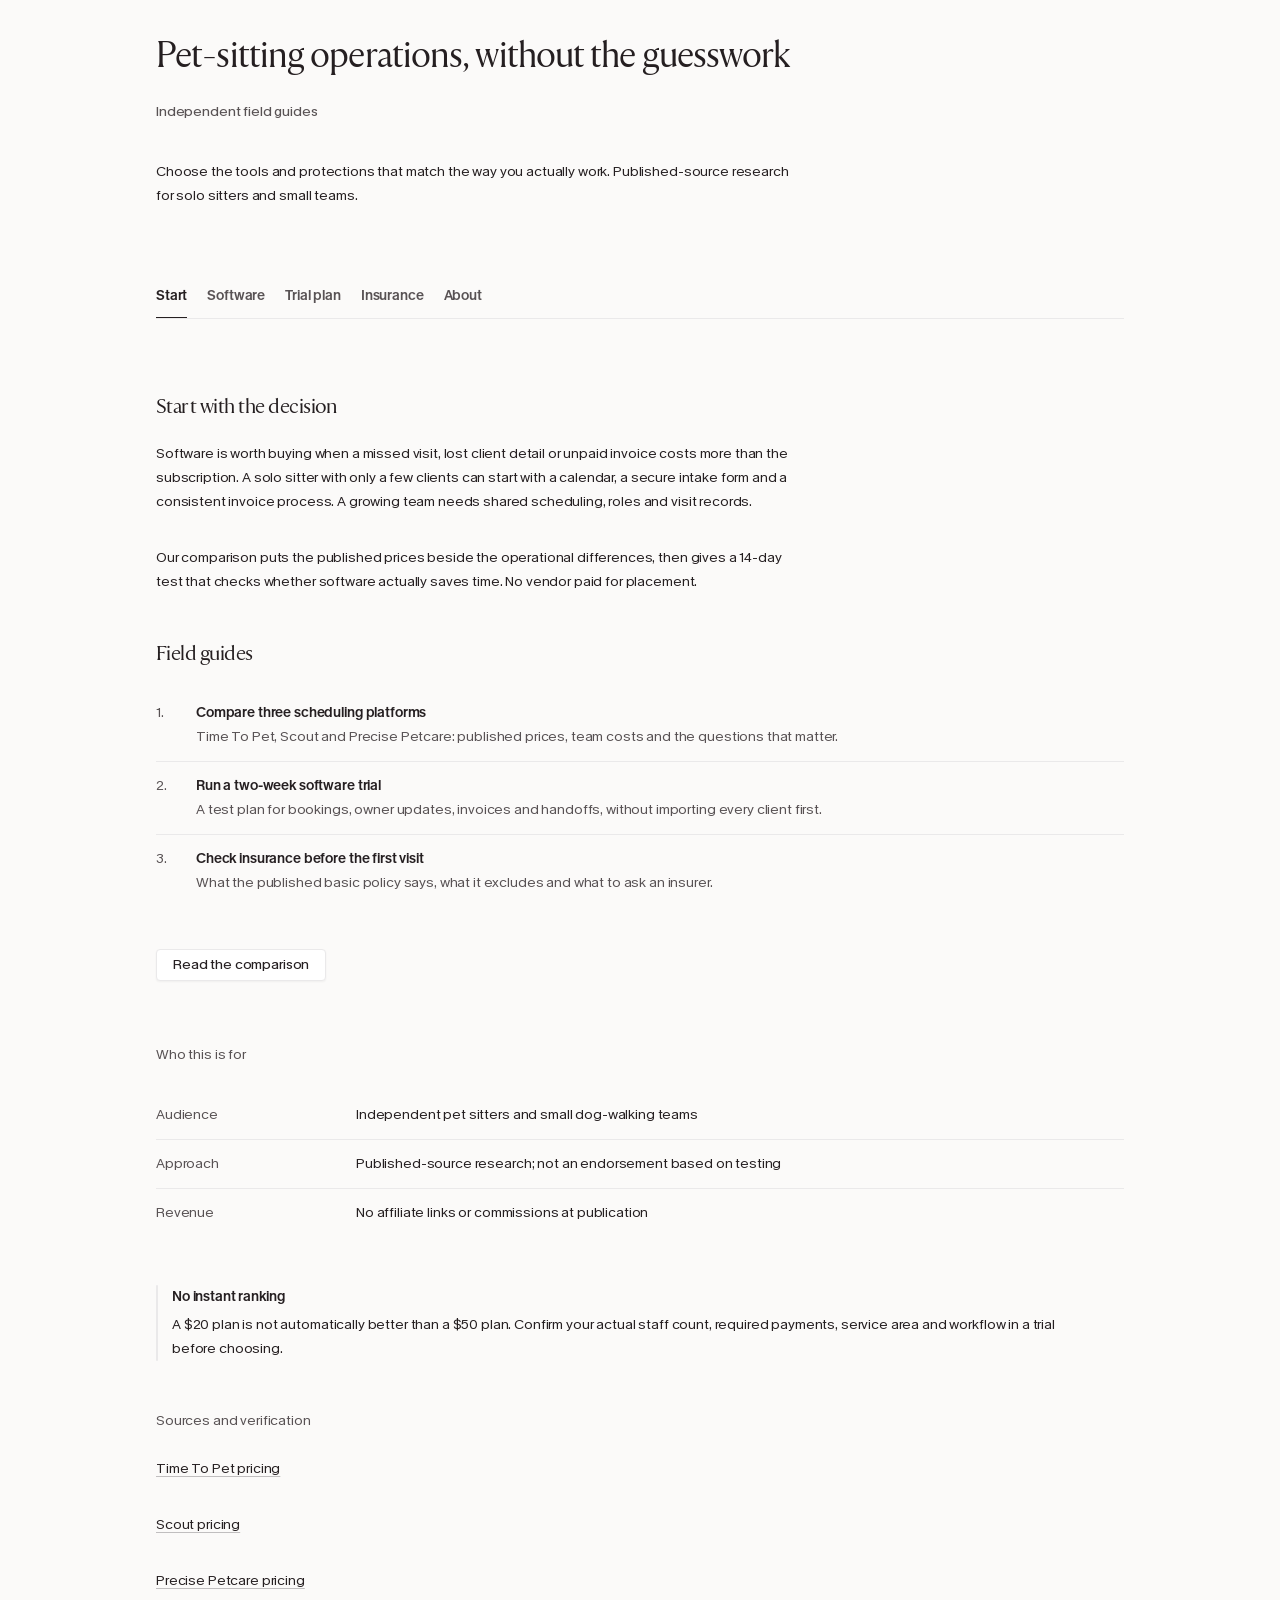
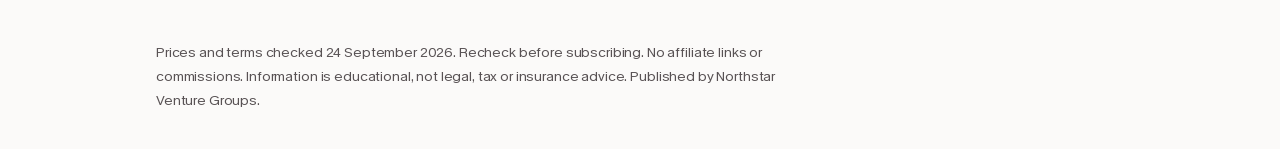
<file: index.html>
<!DOCTYPE html>
<html lang="en"><head><meta charset="utf-8"/><meta content="width=device-width, initial-scale=1" name="viewport"/><link href="/assets/site.css" rel="stylesheet"/><style>html, body { margin: 0; } html { background: #f4efec; } body { width: 100%; }</style><style>/* ../../tmp/pet-sitting-site/src/style.css */
html,
body,
#root {
  margin: 0;
  min-height: 100%;
}
body {
  background: var(--ds-page);
}
.file-nav {
  display: flex;
  flex-wrap: wrap;
  gap: 20px;
  border-bottom: 1px solid var(--ds-hairline);
}
.file-nav a {
  padding: 10px 0;
  color: var(--ds-ink-2);
  text-decoration: none;
}
.file-nav a[aria-current=page] {
  color: var(--ds-ink);
  box-shadow: inset 0 -1px 0 var(--ds-ink);
}
@media (max-width: 600px) {
  .file-nav a {
    display: inline-flex;
    align-items: center;
    min-height: 44px;
  }
}
.file-nav {
  margin: 18px 0 28px;
}
.file-nav a {
  font-weight: 600;
}
p:has(.file-button) {
  margin-top: 18px;
}
@media (max-width: 600px) {
  .file-nav {
    gap: 16px;
  }
  .file-nav a {
    padding: 8px 0;
  }
}

html, body, #root { margin: 0; min-height: 100%; }
body { background: var(--ds-page); }
.file-nav { display: flex; flex-wrap: wrap; gap: 20px; border-bottom: 1px solid var(--ds-hairline); }
.file-nav a { padding: 10px 0; color: var(--ds-ink-2); text-decoration: none; }
.file-nav a[aria-current="page"] { color: var(--ds-ink); box-shadow: inset 0 -1px 0 var(--ds-ink); }
@media (max-width: 600px) { .file-nav a { display: inline-flex; align-items: center; min-height: 44px; } }
.file-nav { margin: 18px 0 28px; }
.file-nav a { font-weight: 600; }
p:has(.file-button) { margin-top: 18px; }
@media(max-width: 600px){ .file-nav { gap: 16px; } .file-nav a { padding: 8px 0; } }
</style><title>Pet-sitting business tools | Northstar Venture Groups</title><meta content="Source-checked practical guides for small pet-sitting businesses: compare scheduling software, test a trial, and ask better insurance questions." name="description"/></head><body data-operator="Northstar Venture Groups"><main class="file-card" data-width="fluid"><header class="file-header"><h1 class="file-title">Pet-sitting operations, without the guesswork</h1><p class="file-fact">Independent field guides</p><p class="file-intro">Choose the tools and protections that match the way you actually work. Published-source research for solo sitters and small teams.</p></header><nav aria-label="Field guides" class="file-nav"><a aria-current="page" href="/">Start</a><a href="/software">Software</a><a href="/trial">Trial plan</a><a href="/insurance">Insurance</a><a href="/about">About</a></nav><section aria-labelledby=":Rb:" class="file-group"><h2 class="file-group-heading" id=":Rb:">Start with the decision</h2><div class="file-text"><p class="file-p">Software is worth buying when a missed visit, lost client detail or unpaid invoice costs more than the subscription. A solo sitter with only a few clients can start with a calendar, a secure intake form and a consistent invoice process. A growing team needs shared scheduling, roles and visit records.</p><p class="file-p">Our comparison puts the published prices beside the operational differences, then gives a 14-day test that checks whether software actually saves time. No vendor paid for placement.</p></div></section><section aria-labelledby=":Rj:" class="file-group"><h2 class="file-group-heading" id=":Rj:">Field guides</h2><div class="file-rows"><div class="file-row"><span class="file-row-slot is-number">1</span><div class="file-row-main"><span class="file-strong">Compare three scheduling platforms</span><span class="file-row-detail">Time To Pet, Scout and Precise Petcare: published prices, team costs and the questions that matter.</span></div></div><div class="file-row"><span class="file-row-slot is-number">2</span><div class="file-row-main"><span class="file-strong">Run a two-week software trial</span><span class="file-row-detail">A test plan for bookings, owner updates, invoices and handoffs, without importing every client first.</span></div></div><div class="file-row"><span class="file-row-slot is-number">3</span><div class="file-row-main"><span class="file-strong">Check insurance before the first visit</span><span class="file-row-detail">What the published basic policy says, what it excludes and what to ask an insurer.</span></div></div></div><p><a class="file-button is-compact" href="/software">Read the comparison</a></p></section><section aria-labelledby=":Rr:" class="file-group"><h2 class="file-group-label" id=":Rr:">Who this is for</h2><dl class="file-facts"><div><dt>Audience</dt><dd>Independent pet sitters and small dog-walking teams</dd></div><div><dt>Approach</dt><dd>Published-source research; not an endorsement based on testing</dd></div><div><dt>Revenue</dt><dd>No affiliate links or commissions at publication</dd></div></dl></section><aside class="file-callout file-bar" data-tone="note"><span class="file-strong">No instant ranking</span><span>A $20 plan is not automatically better than a $50 plan. Confirm your actual staff count, required payments, service area and workflow in a trial before choosing.</span></aside><section aria-labelledby=":R1b:" class="file-group"><h2 class="file-group-label" id=":R1b:">Sources and verification</h2><div class="file-text"><p class="file-p"><a class="file-link" href="https://www.timetopet.com/pricing" rel="noopener noreferrer" target="_blank">Time To Pet pricing</a></p><p class="file-p"><a class="file-link" href="https://www.scoutforpets.com/pricing" rel="noopener noreferrer" target="_blank">Scout pricing</a></p><p class="file-p"><a class="file-link" href="https://www.precisepetcare.com/pricing" rel="noopener noreferrer" target="_blank">Precise Petcare pricing</a></p></div></section><footer class="file-closing">Prices and terms checked 24 September 2026. Recheck before subscribing. No affiliate links or commissions. Information is educational, not legal, tax or insurance advice. Published by Northstar Venture Groups.</footer></main></body></html>
</file>
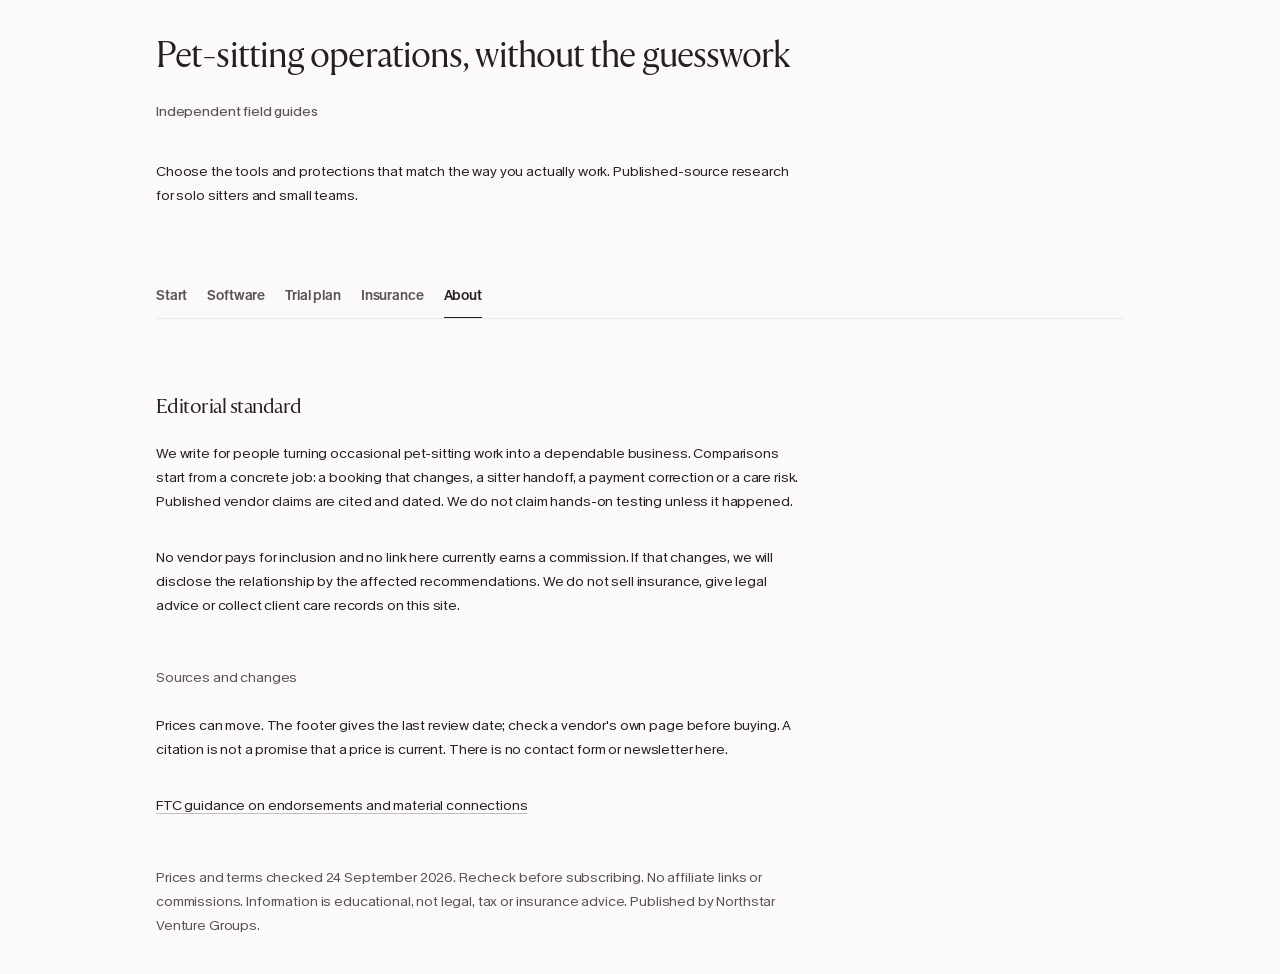
<file: about/index.html>
<!DOCTYPE html>
<html lang="en"><head><meta charset="utf-8"/><meta content="width=device-width, initial-scale=1" name="viewport"/><link href="../assets/site.css" rel="stylesheet"/><style>html, body { margin: 0; } html { background: #f4efec; } body { width: 100%; }</style><style>/* ../../tmp/pet-sitting-site/src/style.css */
html,
body,
#root {
  margin: 0;
  min-height: 100%;
}
body {
  background: var(--ds-page);
}
.file-nav {
  display: flex;
  flex-wrap: wrap;
  gap: 20px;
  border-bottom: 1px solid var(--ds-hairline);
}
.file-nav a {
  padding: 10px 0;
  color: var(--ds-ink-2);
  text-decoration: none;
}
.file-nav a[aria-current=page] {
  color: var(--ds-ink);
  box-shadow: inset 0 -1px 0 var(--ds-ink);
}
@media (max-width: 600px) {
  .file-nav a {
    display: inline-flex;
    align-items: center;
    min-height: 44px;
  }
}
.file-nav {
  margin: 18px 0 28px;
}
.file-nav a {
  font-weight: 600;
}
p:has(.file-button) {
  margin-top: 18px;
}
@media (max-width: 600px) {
  .file-nav {
    gap: 16px;
  }
  .file-nav a {
    padding: 8px 0;
  }
}

html, body, #root { margin: 0; min-height: 100%; }
body { background: var(--ds-page); }
.file-nav { display: flex; flex-wrap: wrap; gap: 20px; border-bottom: 1px solid var(--ds-hairline); }
.file-nav a { padding: 10px 0; color: var(--ds-ink-2); text-decoration: none; }
.file-nav a[aria-current="page"] { color: var(--ds-ink); box-shadow: inset 0 -1px 0 var(--ds-ink); }
@media (max-width: 600px) { .file-nav a { display: inline-flex; align-items: center; min-height: 44px; } }
.file-nav { margin: 18px 0 28px; }
.file-nav a { font-weight: 600; }
p:has(.file-button) { margin-top: 18px; }
@media(max-width: 600px){ .file-nav { gap: 16px; } .file-nav a { padding: 8px 0; } }
</style><title>Editorial standards | Northstar Venture Groups</title><meta content="Source-checked practical guides for small pet-sitting businesses: compare scheduling software, test a trial, and ask better insurance questions." name="description"/></head><body data-operator="Northstar Venture Groups"><main class="file-card" data-width="fluid"><header class="file-header"><h1 class="file-title">Pet-sitting operations, without the guesswork</h1><p class="file-fact">Independent field guides</p><p class="file-intro">Choose the tools and protections that match the way you actually work. Published-source research for solo sitters and small teams.</p></header><nav aria-label="Field guides" class="file-nav"><a href="/">Start</a><a href="/software">Software</a><a href="/trial">Trial plan</a><a href="/insurance">Insurance</a><a aria-current="page" href="/about">About</a></nav><section aria-labelledby=":Rb:" class="file-group"><h2 class="file-group-heading" id=":Rb:">Editorial standard</h2><div class="file-text"><p class="file-p">We write for people turning occasional pet-sitting work into a dependable business. Comparisons start from a concrete job: a booking that changes, a sitter handoff, a payment correction or a care risk. Published vendor claims are cited and dated. We do not claim hands-on testing unless it happened.</p><p class="file-p">No vendor pays for inclusion and no link here currently earns a commission. If that changes, we will disclose the relationship by the affected recommendations. We do not sell insurance, give legal advice or collect client care records on this site.</p></div></section><section aria-labelledby=":Rj:" class="file-group"><h2 class="file-group-label" id=":Rj:">Sources and changes</h2><div class="file-text"><p class="file-p">Prices can move. The footer gives the last review date; check a vendor's own page before buying. A citation is not a promise that a price is current. There is no contact form or newsletter here.</p><p class="file-p"><a class="file-link" href="https://www.ftc.gov/business-guidance/resources/ftcs-endorsement-guides-what-people-are-asking" rel="noopener noreferrer" target="_blank">FTC guidance on endorsements and material connections</a></p></div></section><footer class="file-closing">Prices and terms checked 24 September 2026. Recheck before subscribing. No affiliate links or commissions. Information is educational, not legal, tax or insurance advice. Published by Northstar Venture Groups.</footer></main></body></html>
</file>
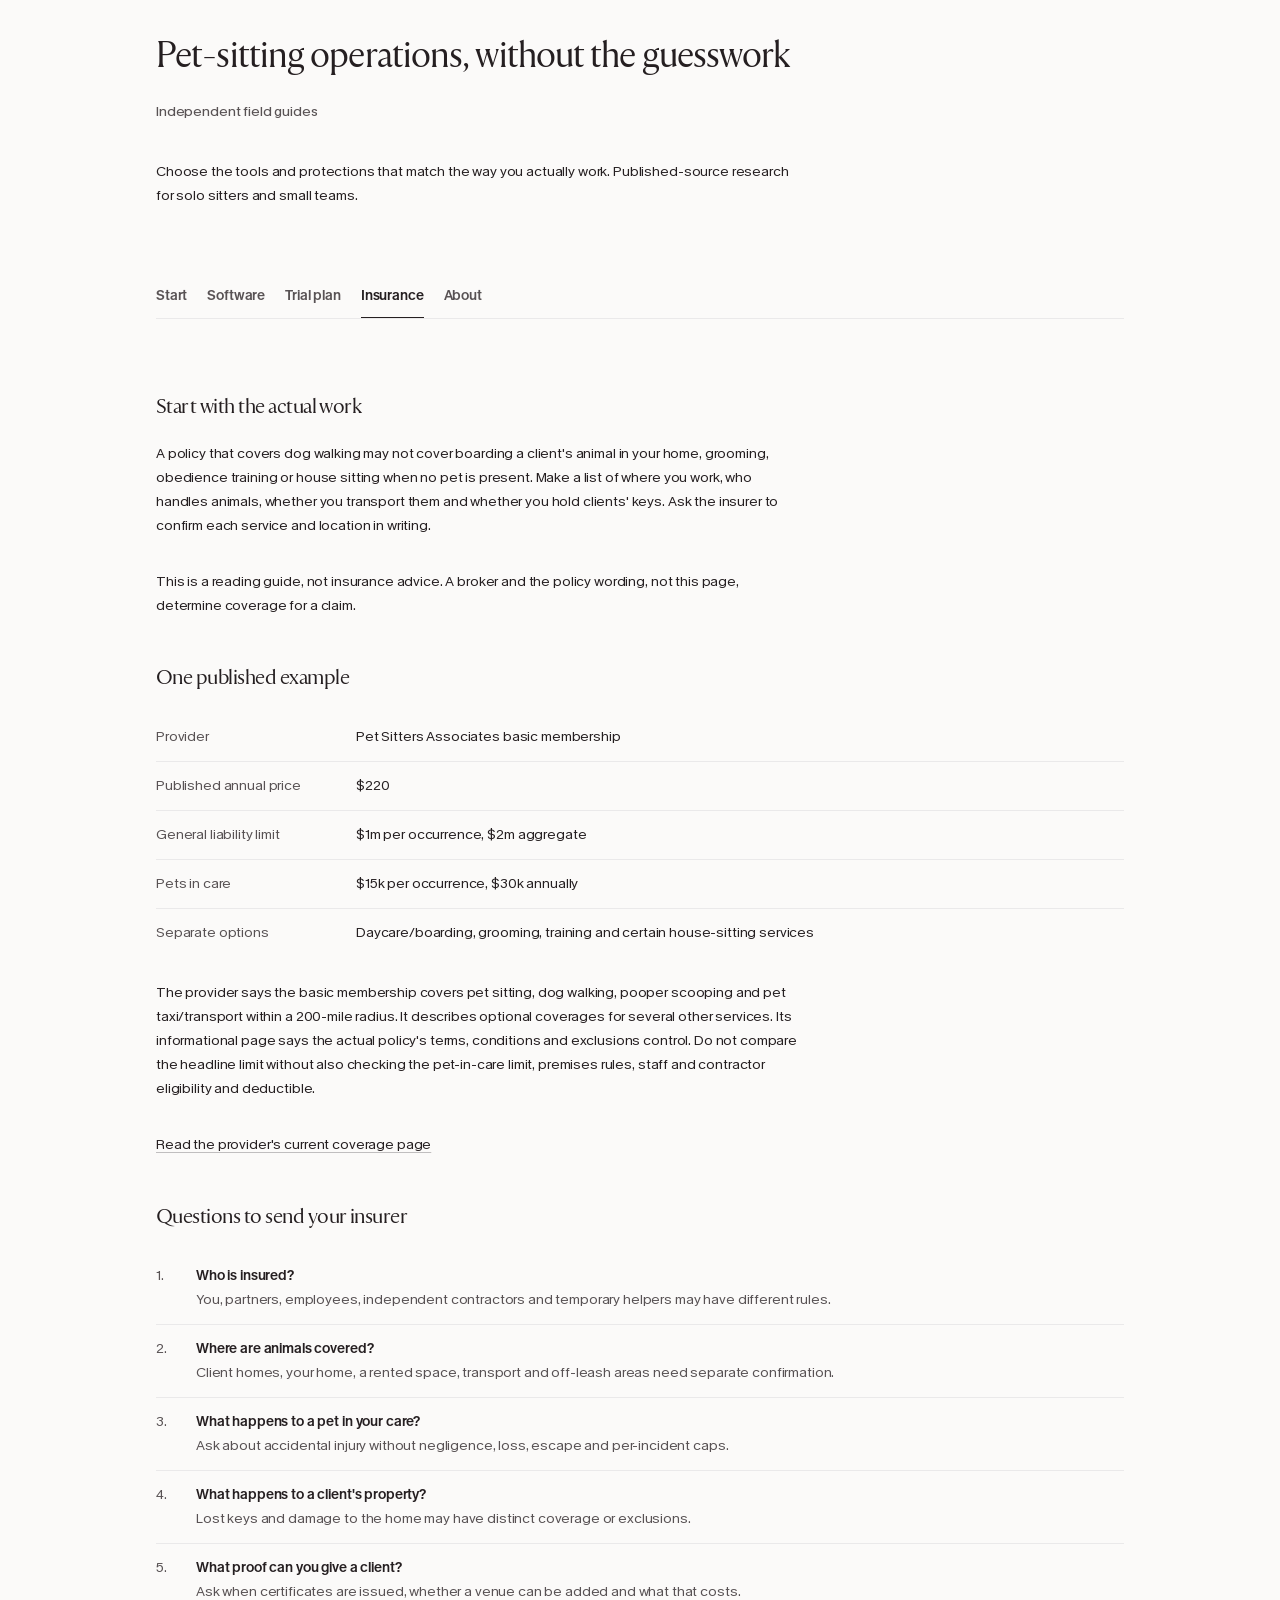
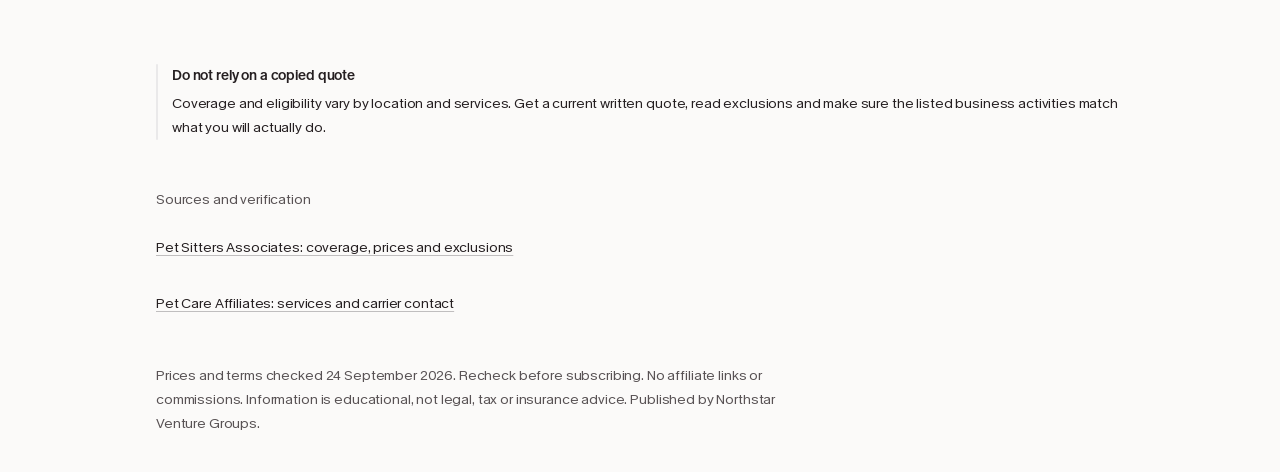
<file: insurance/index.html>
<!DOCTYPE html>
<html lang="en"><head><meta charset="utf-8"/><meta content="width=device-width, initial-scale=1" name="viewport"/><link href="../assets/site.css" rel="stylesheet"/><style>html, body { margin: 0; } html { background: #f4efec; } body { width: 100%; }</style><style>/* ../../tmp/pet-sitting-site/src/style.css */
html,
body,
#root {
  margin: 0;
  min-height: 100%;
}
body {
  background: var(--ds-page);
}
.file-nav {
  display: flex;
  flex-wrap: wrap;
  gap: 20px;
  border-bottom: 1px solid var(--ds-hairline);
}
.file-nav a {
  padding: 10px 0;
  color: var(--ds-ink-2);
  text-decoration: none;
}
.file-nav a[aria-current=page] {
  color: var(--ds-ink);
  box-shadow: inset 0 -1px 0 var(--ds-ink);
}
@media (max-width: 600px) {
  .file-nav a {
    display: inline-flex;
    align-items: center;
    min-height: 44px;
  }
}
.file-nav {
  margin: 18px 0 28px;
}
.file-nav a {
  font-weight: 600;
}
p:has(.file-button) {
  margin-top: 18px;
}
@media (max-width: 600px) {
  .file-nav {
    gap: 16px;
  }
  .file-nav a {
    padding: 8px 0;
  }
}

html, body, #root { margin: 0; min-height: 100%; }
body { background: var(--ds-page); }
.file-nav { display: flex; flex-wrap: wrap; gap: 20px; border-bottom: 1px solid var(--ds-hairline); }
.file-nav a { padding: 10px 0; color: var(--ds-ink-2); text-decoration: none; }
.file-nav a[aria-current="page"] { color: var(--ds-ink); box-shadow: inset 0 -1px 0 var(--ds-ink); }
@media (max-width: 600px) { .file-nav a { display: inline-flex; align-items: center; min-height: 44px; } }
.file-nav { margin: 18px 0 28px; }
.file-nav a { font-weight: 600; }
p:has(.file-button) { margin-top: 18px; }
@media(max-width: 600px){ .file-nav { gap: 16px; } .file-nav a { padding: 8px 0; } }
</style><title>Pet-sitting insurance checklist | Northstar Venture Groups</title><meta content="Source-checked practical guides for small pet-sitting businesses: compare scheduling software, test a trial, and ask better insurance questions." name="description"/></head><body data-operator="Northstar Venture Groups"><main class="file-card" data-width="fluid"><header class="file-header"><h1 class="file-title">Pet-sitting operations, without the guesswork</h1><p class="file-fact">Independent field guides</p><p class="file-intro">Choose the tools and protections that match the way you actually work. Published-source research for solo sitters and small teams.</p></header><nav aria-label="Field guides" class="file-nav"><a href="/">Start</a><a href="/software">Software</a><a href="/trial">Trial plan</a><a aria-current="page" href="/insurance">Insurance</a><a href="/about">About</a></nav><section aria-labelledby=":Rb:" class="file-group"><h2 class="file-group-heading" id=":Rb:">Start with the actual work</h2><div class="file-text"><p class="file-p">A policy that covers dog walking may not cover boarding a client's animal in your home, grooming, obedience training or house sitting when no pet is present. Make a list of where you work, who handles animals, whether you transport them and whether you hold clients' keys. Ask the insurer to confirm each service and location in writing.</p><p class="file-p">This is a reading guide, not insurance advice. A broker and the policy wording, not this page, determine coverage for a claim.</p></div></section><section aria-labelledby=":Rj:" class="file-group"><h2 class="file-group-heading" id=":Rj:">One published example</h2><dl class="file-facts"><div><dt>Provider</dt><dd>Pet Sitters Associates basic membership</dd></div><div><dt>Published annual price</dt><dd>$220</dd></div><div><dt>General liability limit</dt><dd>$1m per occurrence, $2m aggregate</dd></div><div><dt>Pets in care</dt><dd>$15k per occurrence, $30k annually</dd></div><div><dt>Separate options</dt><dd>Daycare/boarding, grooming, training and certain house-sitting services</dd></div></dl><div class="file-text"><p class="file-p">The provider says the basic membership covers pet sitting, dog walking, pooper scooping and pet taxi/transport within a 200-mile radius. It describes optional coverages for several other services. Its informational page says the actual policy's terms, conditions and exclusions control. Do not compare the headline limit without also checking the pet-in-care limit, premises rules, staff and contractor eligibility and deductible.</p><p class="file-p"><a class="file-link" href="https://www.petsitllc.com/pet-business-insurance-options" rel="noopener noreferrer" target="_blank">Read the provider's current coverage page</a></p></div></section><section aria-labelledby=":Rr:" class="file-group"><h2 class="file-group-heading" id=":Rr:">Questions to send your insurer</h2><div class="file-rows"><div class="file-row"><span class="file-row-slot is-number">1</span><div class="file-row-main"><span class="file-strong">Who is insured?</span><span class="file-row-detail">You, partners, employees, independent contractors and temporary helpers may have different rules.</span></div></div><div class="file-row"><span class="file-row-slot is-number">2</span><div class="file-row-main"><span class="file-strong">Where are animals covered?</span><span class="file-row-detail">Client homes, your home, a rented space, transport and off-leash areas need separate confirmation.</span></div></div><div class="file-row"><span class="file-row-slot is-number">3</span><div class="file-row-main"><span class="file-strong">What happens to a pet in your care?</span><span class="file-row-detail">Ask about accidental injury without negligence, loss, escape and per-incident caps.</span></div></div><div class="file-row"><span class="file-row-slot is-number">4</span><div class="file-row-main"><span class="file-strong">What happens to a client's property?</span><span class="file-row-detail">Lost keys and damage to the home may have distinct coverage or exclusions.</span></div></div><div class="file-row"><span class="file-row-slot is-number">5</span><div class="file-row-main"><span class="file-strong">What proof can you give a client?</span><span class="file-row-detail">Ask when certificates are issued, whether a venue can be added and what that costs.</span></div></div></div></section><aside class="file-callout file-bar" data-tone="note"><span class="file-strong">Do not rely on a copied quote</span><span>Coverage and eligibility vary by location and services. Get a current written quote, read exclusions and make sure the listed business activities match what you will actually do.</span></aside><section aria-labelledby=":R1b:" class="file-group"><h2 class="file-group-label" id=":R1b:">Sources and verification</h2><div class="file-text"><p class="file-p"><a class="file-link" href="https://www.petsitllc.com/pet-business-insurance-options" rel="noopener noreferrer" target="_blank">Pet Sitters Associates: coverage, prices and exclusions</a></p><p class="file-p"><a class="file-link" href="https://www.petcareaffiliates.com/" rel="noopener noreferrer" target="_blank">Pet Care Affiliates: services and carrier contact</a></p></div></section><footer class="file-closing">Prices and terms checked 24 September 2026. Recheck before subscribing. No affiliate links or commissions. Information is educational, not legal, tax or insurance advice. Published by Northstar Venture Groups.</footer></main></body></html>
</file>
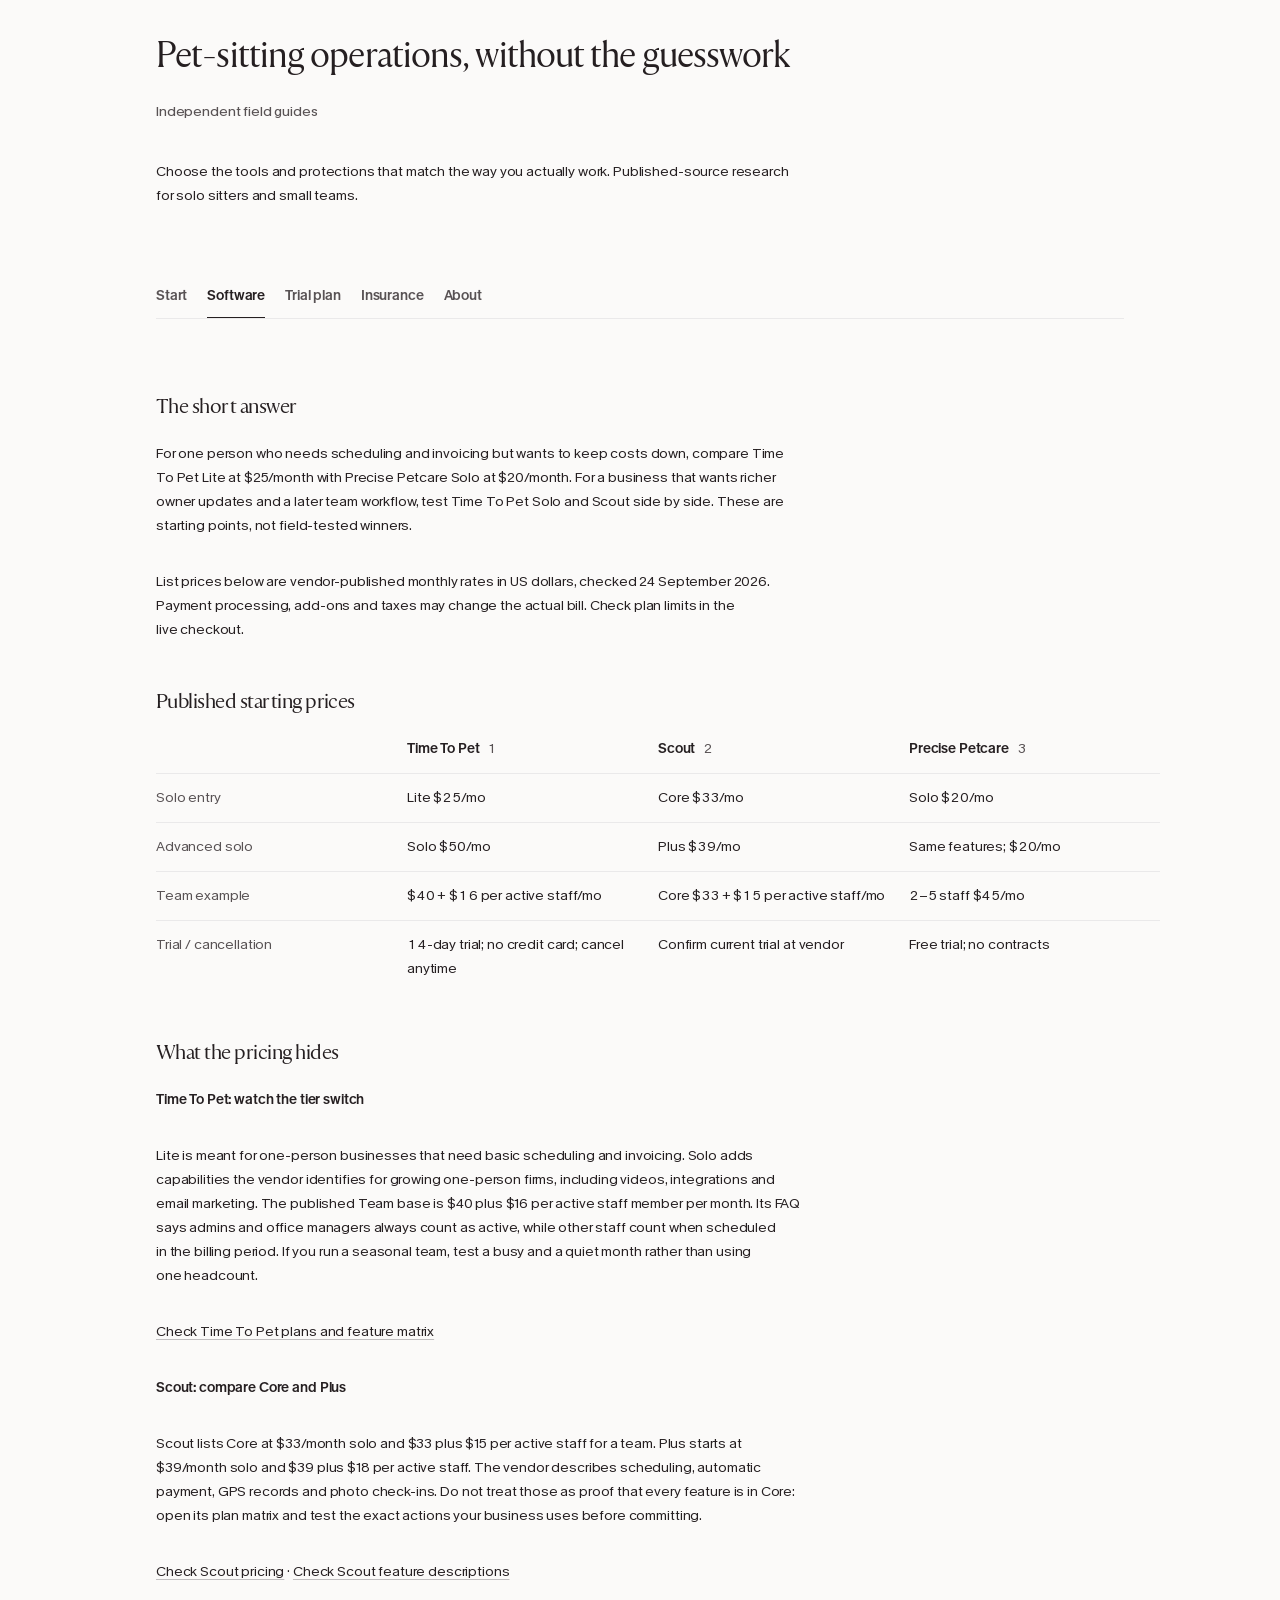
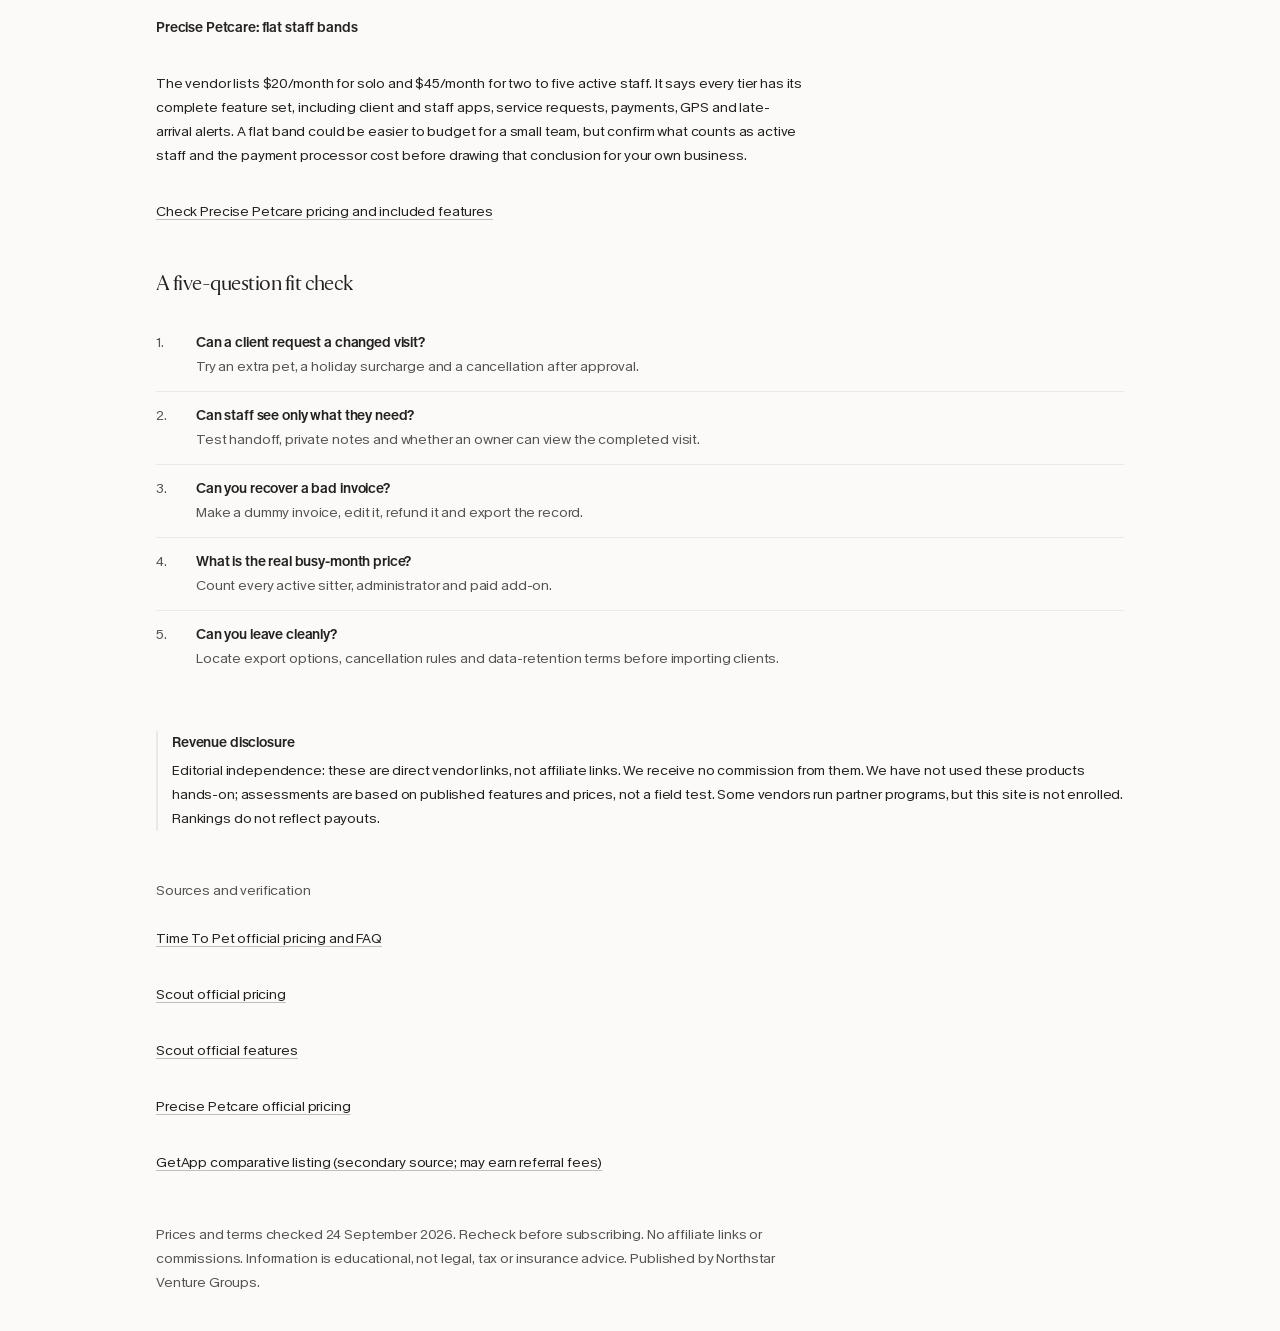
<file: software/index.html>
<!DOCTYPE html>
<html lang="en"><head><meta charset="utf-8"/><meta content="width=device-width, initial-scale=1" name="viewport"/><link href="../assets/site.css" rel="stylesheet"/><style>html, body { margin: 0; } html { background: #f4efec; } body { width: 100%; }</style><style>/* ../../tmp/pet-sitting-site/src/style.css */
html,
body,
#root {
  margin: 0;
  min-height: 100%;
}
body {
  background: var(--ds-page);
}
.file-nav {
  display: flex;
  flex-wrap: wrap;
  gap: 20px;
  border-bottom: 1px solid var(--ds-hairline);
}
.file-nav a {
  padding: 10px 0;
  color: var(--ds-ink-2);
  text-decoration: none;
}
.file-nav a[aria-current=page] {
  color: var(--ds-ink);
  box-shadow: inset 0 -1px 0 var(--ds-ink);
}
@media (max-width: 600px) {
  .file-nav a {
    display: inline-flex;
    align-items: center;
    min-height: 44px;
  }
}
.file-nav {
  margin: 18px 0 28px;
}
.file-nav a {
  font-weight: 600;
}
p:has(.file-button) {
  margin-top: 18px;
}
@media (max-width: 600px) {
  .file-nav {
    gap: 16px;
  }
  .file-nav a {
    padding: 8px 0;
  }
}

html, body, #root { margin: 0; min-height: 100%; }
body { background: var(--ds-page); }
.file-nav { display: flex; flex-wrap: wrap; gap: 20px; border-bottom: 1px solid var(--ds-hairline); }
.file-nav a { padding: 10px 0; color: var(--ds-ink-2); text-decoration: none; }
.file-nav a[aria-current="page"] { color: var(--ds-ink); box-shadow: inset 0 -1px 0 var(--ds-ink); }
@media (max-width: 600px) { .file-nav a { display: inline-flex; align-items: center; min-height: 44px; } }
.file-nav { margin: 18px 0 28px; }
.file-nav a { font-weight: 600; }
p:has(.file-button) { margin-top: 18px; }
@media(max-width: 600px){ .file-nav { gap: 16px; } .file-nav a { padding: 8px 0; } }
</style><title>Pet-sitting software comparison | Northstar Venture Groups</title><meta content="Source-checked practical guides for small pet-sitting businesses: compare scheduling software, test a trial, and ask better insurance questions." name="description"/></head><body data-operator="Northstar Venture Groups"><main class="file-card" data-width="fluid"><header class="file-header"><h1 class="file-title">Pet-sitting operations, without the guesswork</h1><p class="file-fact">Independent field guides</p><p class="file-intro">Choose the tools and protections that match the way you actually work. Published-source research for solo sitters and small teams.</p></header><nav aria-label="Field guides" class="file-nav"><a href="/">Start</a><a aria-current="page" href="/software">Software</a><a href="/trial">Trial plan</a><a href="/insurance">Insurance</a><a href="/about">About</a></nav><section aria-labelledby=":Rb:" class="file-group"><h2 class="file-group-heading" id=":Rb:">The short answer</h2><div class="file-text"><p class="file-p">For one person who needs scheduling and invoicing but wants to keep costs down, compare Time To Pet Lite at $25/month with Precise Petcare Solo at $20/month. For a business that wants richer owner updates and a later team workflow, test Time To Pet Solo and Scout side by side. These are starting points, not field-tested winners.</p><p class="file-p">List prices below are vendor-published monthly rates in US dollars, checked 24 September 2026. Payment processing, add-ons and taxes may change the actual bill. Check plan limits in the live checkout.</p></div></section><section aria-labelledby=":Rj:" class="file-group"><h2 class="file-group-heading" id=":Rj:">Published starting prices</h2><div aria-label="Monthly US dollar rates; swipe sideways to compare all three platforms on a phone" class="file-table-scroll" role="region" tabindex="0"><table class="file-table" style="width:max(100%, calc(4 * var(--file-col)))"><caption class="file-visually-hidden">Monthly US dollar rates; swipe sideways to compare all three platforms on a phone</caption><thead><tr><th scope="col"><span class="file-visually-hidden">Attribute</span></th><th scope="col"><span class="file-strong">Time To Pet</span><span class="file-secondary">1</span></th><th scope="col"><span class="file-strong">Scout</span><span class="file-secondary">2</span></th><th scope="col"><span class="file-strong">Precise Petcare</span><span class="file-secondary">3</span></th></tr></thead><tbody><tr><th scope="row">Solo entry</th><td>Lite $25/mo</td><td>Core $33/mo</td><td>Solo $20/mo</td></tr><tr><th scope="row">Advanced solo</th><td>Solo $50/mo</td><td>Plus $39/mo</td><td>Same features; $20/mo</td></tr><tr><th scope="row">Team example</th><td>$40 + $16 per active staff/mo</td><td>Core $33 + $15 per active staff/mo</td><td>2–5 staff $45/mo</td></tr><tr><th scope="row">Trial / cancellation</th><td>14-day trial; no credit card; cancel anytime</td><td>Confirm current trial at vendor</td><td>Free trial; no contracts</td></tr></tbody></table></div></section><section aria-labelledby=":Rr:" class="file-group"><h2 class="file-group-heading" id=":Rr:">What the pricing hides</h2><div class="file-text"><div class="file-heading"><span class="file-strong">Time To Pet: watch the tier switch</span></div><p class="file-p">Lite is meant for one-person businesses that need basic scheduling and invoicing. Solo adds capabilities the vendor identifies for growing one-person firms, including videos, integrations and email marketing. The published Team base is $40 plus $16 per active staff member per month. Its FAQ says admins and office managers always count as active, while other staff count when scheduled in the billing period. If you run a seasonal team, test a busy and a quiet month rather than using one headcount.</p><p class="file-p"><a class="file-link" href="https://www.timetopet.com/pricing" rel="noopener noreferrer" target="_blank">Check Time To Pet plans and feature matrix</a></p><div class="file-heading"><span class="file-strong">Scout: compare Core and Plus</span></div><p class="file-p">Scout lists Core at $33/month solo and $33 plus $15 per active staff for a team. Plus starts at $39/month solo and $39 plus $18 per active staff. The vendor describes scheduling, automatic payment, GPS records and photo check-ins. Do not treat those as proof that every feature is in Core: open its plan matrix and test the exact actions your business uses before committing.</p><p class="file-p"><a class="file-link" href="https://www.scoutforpets.com/pricing" rel="noopener noreferrer" target="_blank">Check Scout pricing</a> · <a class="file-link" href="https://www.scoutforpets.com/features" rel="noopener noreferrer" target="_blank">Check Scout feature descriptions</a></p><div class="file-heading"><span class="file-strong">Precise Petcare: flat staff bands</span></div><p class="file-p">The vendor lists $20/month for solo and $45/month for two to five active staff. It says every tier has its complete feature set, including client and staff apps, service requests, payments, GPS and late-arrival alerts. A flat band could be easier to budget for a small team, but confirm what counts as active staff and the payment processor cost before drawing that conclusion for your own business.</p><p class="file-p"><a class="file-link" href="https://www.precisepetcare.com/pricing" rel="noopener noreferrer" target="_blank">Check Precise Petcare pricing and included features</a></p></div></section><section aria-labelledby=":R13:" class="file-group"><h2 class="file-group-heading" id=":R13:">A five-question fit check</h2><div class="file-rows"><div class="file-row"><span class="file-row-slot is-number">1</span><div class="file-row-main"><span class="file-strong">Can a client request a changed visit?</span><span class="file-row-detail">Try an extra pet, a holiday surcharge and a cancellation after approval.</span></div></div><div class="file-row"><span class="file-row-slot is-number">2</span><div class="file-row-main"><span class="file-strong">Can staff see only what they need?</span><span class="file-row-detail">Test handoff, private notes and whether an owner can view the completed visit.</span></div></div><div class="file-row"><span class="file-row-slot is-number">3</span><div class="file-row-main"><span class="file-strong">Can you recover a bad invoice?</span><span class="file-row-detail">Make a dummy invoice, edit it, refund it and export the record.</span></div></div><div class="file-row"><span class="file-row-slot is-number">4</span><div class="file-row-main"><span class="file-strong">What is the real busy-month price?</span><span class="file-row-detail">Count every active sitter, administrator and paid add-on.</span></div></div><div class="file-row"><span class="file-row-slot is-number">5</span><div class="file-row-main"><span class="file-strong">Can you leave cleanly?</span><span class="file-row-detail">Locate export options, cancellation rules and data-retention terms before importing clients.</span></div></div></div></section><aside class="file-callout file-bar" data-tone="note"><span class="file-strong">Revenue disclosure</span><span>Editorial independence: these are direct vendor links, not affiliate links. We receive no commission from them. We have not used these products hands-on; assessments are based on published features and prices, not a field test. Some vendors run partner programs, but this site is not enrolled. Rankings do not reflect payouts.</span></aside><section aria-labelledby=":R1j:" class="file-group"><h2 class="file-group-label" id=":R1j:">Sources and verification</h2><div class="file-text"><p class="file-p"><a class="file-link" href="https://www.timetopet.com/pricing" rel="noopener noreferrer" target="_blank">Time To Pet official pricing and FAQ</a></p><p class="file-p"><a class="file-link" href="https://www.scoutforpets.com/pricing" rel="noopener noreferrer" target="_blank">Scout official pricing</a></p><p class="file-p"><a class="file-link" href="https://www.scoutforpets.com/features" rel="noopener noreferrer" target="_blank">Scout official features</a></p><p class="file-p"><a class="file-link" href="https://www.precisepetcare.com/pricing" rel="noopener noreferrer" target="_blank">Precise Petcare official pricing</a></p><p class="file-p"><a class="file-link" href="https://www.getapp.com/industries-software/a/scoutforpets/compare/petpocketbook/" rel="noopener noreferrer" target="_blank">GetApp comparative listing (secondary source; may earn referral fees)</a></p></div></section><footer class="file-closing">Prices and terms checked 24 September 2026. Recheck before subscribing. No affiliate links or commissions. Information is educational, not legal, tax or insurance advice. Published by Northstar Venture Groups.</footer></main></body></html>
</file>
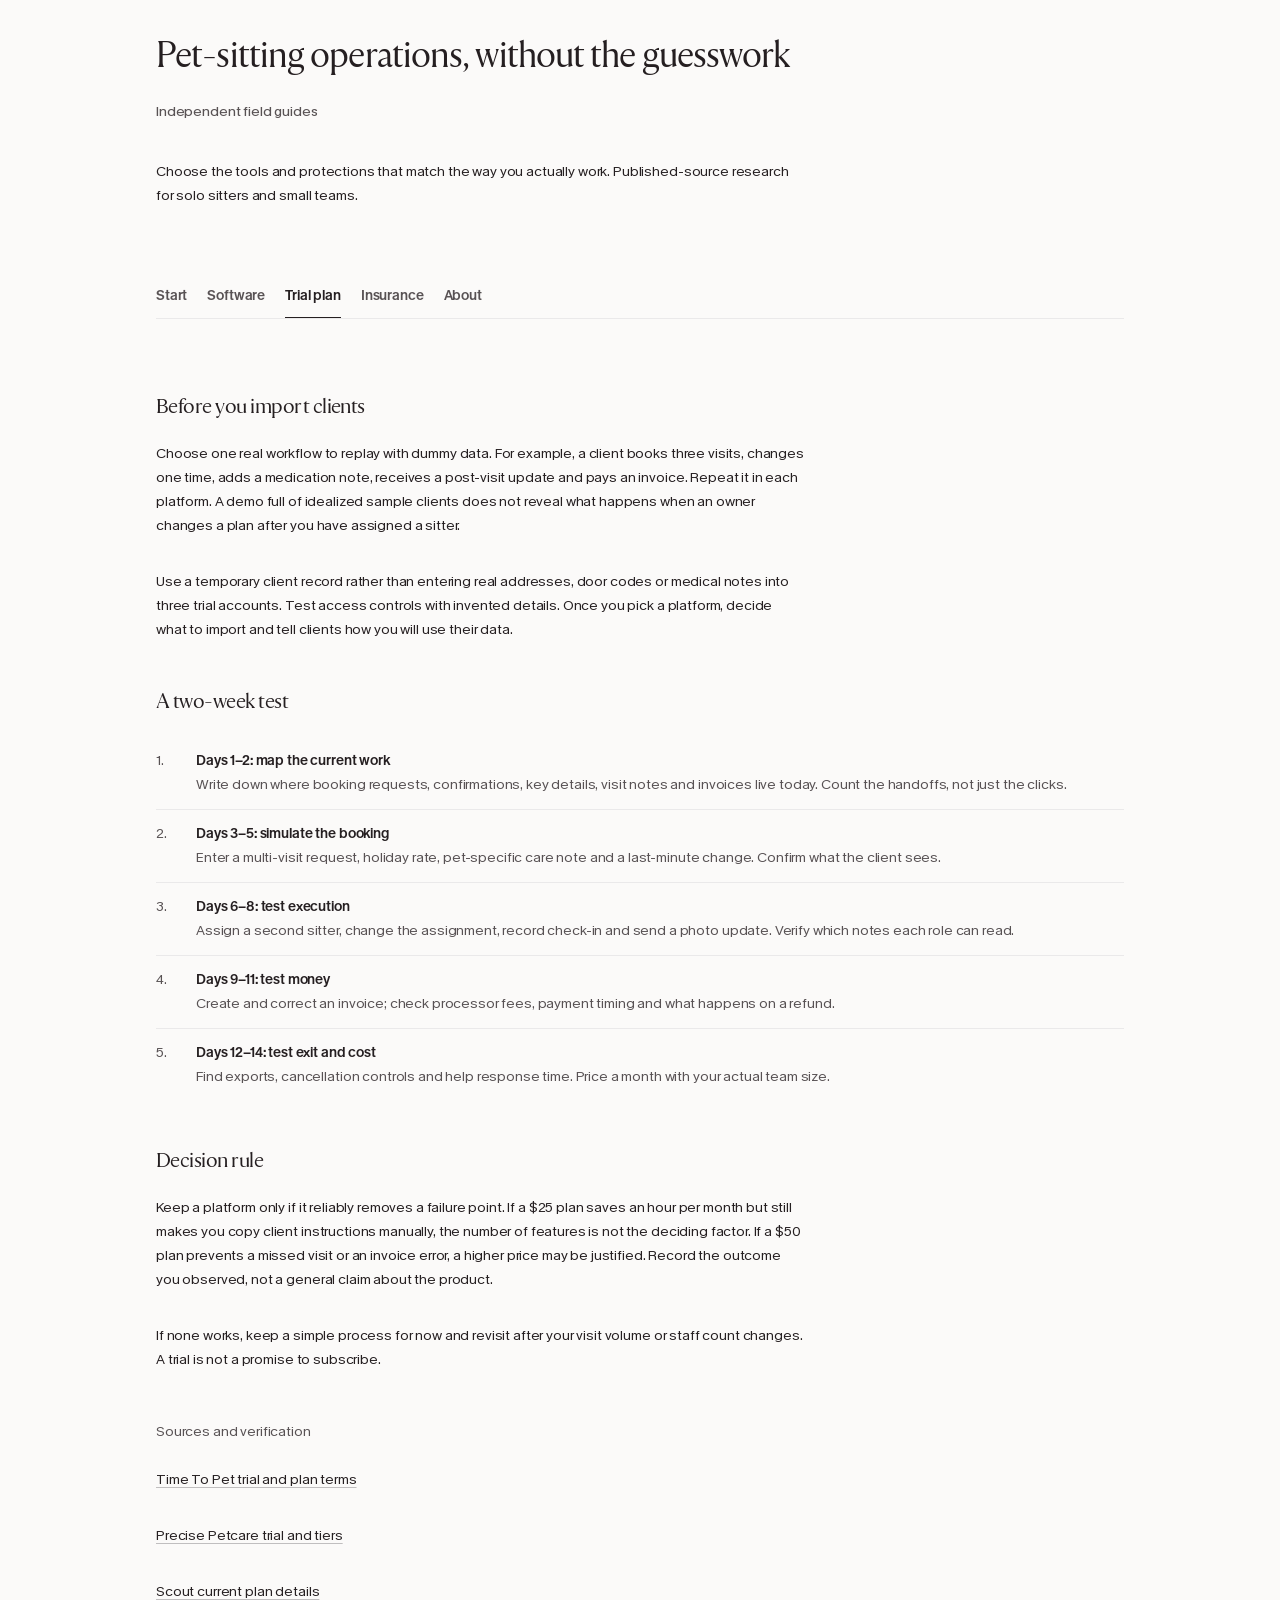
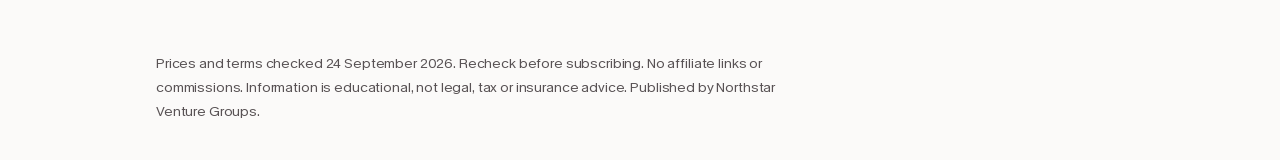
<file: trial/index.html>
<!DOCTYPE html>
<html lang="en"><head><meta charset="utf-8"/><meta content="width=device-width, initial-scale=1" name="viewport"/><link href="../assets/site.css" rel="stylesheet"/><style>html, body { margin: 0; } html { background: #f4efec; } body { width: 100%; }</style><style>/* ../../tmp/pet-sitting-site/src/style.css */
html,
body,
#root {
  margin: 0;
  min-height: 100%;
}
body {
  background: var(--ds-page);
}
.file-nav {
  display: flex;
  flex-wrap: wrap;
  gap: 20px;
  border-bottom: 1px solid var(--ds-hairline);
}
.file-nav a {
  padding: 10px 0;
  color: var(--ds-ink-2);
  text-decoration: none;
}
.file-nav a[aria-current=page] {
  color: var(--ds-ink);
  box-shadow: inset 0 -1px 0 var(--ds-ink);
}
@media (max-width: 600px) {
  .file-nav a {
    display: inline-flex;
    align-items: center;
    min-height: 44px;
  }
}
.file-nav {
  margin: 18px 0 28px;
}
.file-nav a {
  font-weight: 600;
}
p:has(.file-button) {
  margin-top: 18px;
}
@media (max-width: 600px) {
  .file-nav {
    gap: 16px;
  }
  .file-nav a {
    padding: 8px 0;
  }
}

html, body, #root { margin: 0; min-height: 100%; }
body { background: var(--ds-page); }
.file-nav { display: flex; flex-wrap: wrap; gap: 20px; border-bottom: 1px solid var(--ds-hairline); }
.file-nav a { padding: 10px 0; color: var(--ds-ink-2); text-decoration: none; }
.file-nav a[aria-current="page"] { color: var(--ds-ink); box-shadow: inset 0 -1px 0 var(--ds-ink); }
@media (max-width: 600px) { .file-nav a { display: inline-flex; align-items: center; min-height: 44px; } }
.file-nav { margin: 18px 0 28px; }
.file-nav a { font-weight: 600; }
p:has(.file-button) { margin-top: 18px; }
@media(max-width: 600px){ .file-nav { gap: 16px; } .file-nav a { padding: 8px 0; } }
</style><title>Two-week pet software trial | Northstar Venture Groups</title><meta content="Source-checked practical guides for small pet-sitting businesses: compare scheduling software, test a trial, and ask better insurance questions." name="description"/></head><body data-operator="Northstar Venture Groups"><main class="file-card" data-width="fluid"><header class="file-header"><h1 class="file-title">Pet-sitting operations, without the guesswork</h1><p class="file-fact">Independent field guides</p><p class="file-intro">Choose the tools and protections that match the way you actually work. Published-source research for solo sitters and small teams.</p></header><nav aria-label="Field guides" class="file-nav"><a href="/">Start</a><a href="/software">Software</a><a aria-current="page" href="/trial">Trial plan</a><a href="/insurance">Insurance</a><a href="/about">About</a></nav><section aria-labelledby=":Rb:" class="file-group"><h2 class="file-group-heading" id=":Rb:">Before you import clients</h2><div class="file-text"><p class="file-p">Choose one real workflow to replay with dummy data. For example, a client books three visits, changes one time, adds a medication note, receives a post-visit update and pays an invoice. Repeat it in each platform. A demo full of idealized sample clients does not reveal what happens when an owner changes a plan after you have assigned a sitter.</p><p class="file-p">Use a temporary client record rather than entering real addresses, door codes or medical notes into three trial accounts. Test access controls with invented details. Once you pick a platform, decide what to import and tell clients how you will use their data.</p></div></section><section aria-labelledby=":Rj:" class="file-group"><h2 class="file-group-heading" id=":Rj:">A two-week test</h2><div class="file-rows"><div class="file-row"><span class="file-row-slot is-number">1</span><div class="file-row-main"><span class="file-strong">Days 1–2: map the current work</span><span class="file-row-detail">Write down where booking requests, confirmations, key details, visit notes and invoices live today. Count the handoffs, not just the clicks.</span></div></div><div class="file-row"><span class="file-row-slot is-number">2</span><div class="file-row-main"><span class="file-strong">Days 3–5: simulate the booking</span><span class="file-row-detail">Enter a multi-visit request, holiday rate, pet-specific care note and a last-minute change. Confirm what the client sees.</span></div></div><div class="file-row"><span class="file-row-slot is-number">3</span><div class="file-row-main"><span class="file-strong">Days 6–8: test execution</span><span class="file-row-detail">Assign a second sitter, change the assignment, record check-in and send a photo update. Verify which notes each role can read.</span></div></div><div class="file-row"><span class="file-row-slot is-number">4</span><div class="file-row-main"><span class="file-strong">Days 9–11: test money</span><span class="file-row-detail">Create and correct an invoice; check processor fees, payment timing and what happens on a refund.</span></div></div><div class="file-row"><span class="file-row-slot is-number">5</span><div class="file-row-main"><span class="file-strong">Days 12–14: test exit and cost</span><span class="file-row-detail">Find exports, cancellation controls and help response time. Price a month with your actual team size.</span></div></div></div></section><section aria-labelledby=":Rr:" class="file-group"><h2 class="file-group-heading" id=":Rr:">Decision rule</h2><div class="file-text"><p class="file-p">Keep a platform only if it reliably removes a failure point. If a $25 plan saves an hour per month but still makes you copy client instructions manually, the number of features is not the deciding factor. If a $50 plan prevents a missed visit or an invoice error, a higher price may be justified. Record the outcome you observed, not a general claim about the product.</p><p class="file-p">If none works, keep a simple process for now and revisit after your visit volume or staff count changes. A trial is not a promise to subscribe.</p></div></section><section aria-labelledby=":R13:" class="file-group"><h2 class="file-group-label" id=":R13:">Sources and verification</h2><div class="file-text"><p class="file-p"><a class="file-link" href="https://www.timetopet.com/pricing" rel="noopener noreferrer" target="_blank">Time To Pet trial and plan terms</a></p><p class="file-p"><a class="file-link" href="https://www.precisepetcare.com/pricing" rel="noopener noreferrer" target="_blank">Precise Petcare trial and tiers</a></p><p class="file-p"><a class="file-link" href="https://www.scoutforpets.com/pricing" rel="noopener noreferrer" target="_blank">Scout current plan details</a></p></div></section><footer class="file-closing">Prices and terms checked 24 September 2026. Recheck before subscribing. No affiliate links or commissions. Information is educational, not legal, tax or insurance advice. Published by Northstar Venture Groups.</footer></main></body></html>
</file>
<file: assets/site.css>
/* Generated by bin/build-files-skills from shared/ui/index.css. Do not edit. */
@font-face { font-family: "Aime"; src: url("./aime-300.woff2") format("woff2"); font-weight: 300; font-style: normal; }
@font-face { font-family: "Aime"; src: url("./aime-800.woff2") format("woff2"); font-weight: 800; font-style: normal; }
@font-face { font-family: "KMR Melange Grotesk"; src: url("./melange-grotesk-350.ttf") format("truetype"); font-weight: 350; font-style: normal; }
@font-face { font-family: "KMR Melange Grotesk"; src: url("./melange-grotesk-400.woff2") format("woff2"); font-weight: 400; font-style: normal; }
@font-face { font-family: "KMR Melange Grotesk"; src: url("./melange-grotesk-500.woff2") format("woff2"); font-weight: 500; font-style: normal; }
@font-face { font-family: "KMR Melange Grotesk"; src: url("./melange-grotesk-600.otf") format("opentype"); font-weight: 600; font-style: normal; }
@font-face { font-family: "Aime"; src: url("./aime-400.woff2") format("woff2"); font-weight: 400; font-style: normal; }
:root {
    --ds-page: #fbfaf9;
    --ds-raised: #f4efec;
    --ds-white: #ffffff;
    --ds-ink: #251f21;
    --ds-ink-2: #585254;
    --ds-ink-3: #969394;
    --ds-ink-4: #c0bebf;
    --ds-hairline: #eae9ea;
    --ds-teal: #73a89a;
    --ds-red: #ed313e;
    --ds-red-border: rgb(245 170 174);
    --ds-hover: color-mix(in srgb, #251f21 5%, transparent);
    --ds-hover-strong: color-mix(in srgb, #251f21 10%, transparent);
    --ds-hover-red: color-mix(in srgb, #ed313e 5%, transparent);
    --ds-scrim: rgb(46 39 41 / 0.45);
    --ds-shadow-control: 0 1px 2px color-mix(in srgb, #251f21 5%, transparent);
    --ds-shadow-modal: 0 30px 70px rgb(46 39 41 / 0.28);
    --ds-font-display: "Aime", Georgia, serif;
    --ds-font-text: "KMR Melange Grotesk", -apple-system, "Helvetica Neue", Arial, sans-serif;
}
.box-border{box-sizing:border-box}.flex{display:flex}.inline-flex{display:inline-flex}.h-10{height:2.5rem}.h-11{height:2.75rem}.h-8{height:2rem}.h-9{height:2.25rem}.h-\[52px\]{height:52px}.w-8{width:2rem}.w-9{width:2.25rem}.w-full{width:100%}.flex-none{flex:none}.cursor-pointer{cursor:pointer}.select-none{-webkit-user-select:none;-moz-user-select:none;user-select:none}.items-center{align-items:center}.justify-center{justify-content:center}.gap-2{gap:.5rem}.whitespace-nowrap{white-space:nowrap}.rounded{border-radius:.25rem}.rounded-full{border-radius:9999px}.rounded-lg{border-radius:var(--radius)}.border{border-width:1px}.border-0{border-width:0}.border-border{border-color:hsl(var(--border))}.border-destructive\/40{border-color:hsl(var(--destructive)/.4)}.border-ds-hairline{border-color:var(--ds-hairline)}.border-ds-ink{border-color:var(--ds-ink)}.border-ds-redBorder{border-color:var(--ds-red-border)}.border-ds-teal{border-color:var(--ds-teal)}.border-transparent{border-color:transparent}.bg-card{background-color:hsl(var(--card))}.bg-destructive\/10{background-color:hsl(var(--destructive)/.1)}.bg-ds-ink{background-color:var(--ds-ink)}.bg-ds-white{background-color:var(--ds-white)}.bg-foreground{background-color:hsl(var(--foreground))}.bg-red-600{--tw-bg-opacity:1;background-color:rgb(220 38 38/var(--tw-bg-opacity,1))}.bg-secondary{background-color:hsl(var(--secondary))}.bg-transparent{background-color:transparent}.p-2{padding:.5rem}.px-3{padding-left:.75rem;padding-right:.75rem}.px-4{padding-left:1rem;padding-right:1rem}.px-6{padding-left:1.5rem;padding-right:1.5rem}.py-2{padding-top:.5rem;padding-bottom:.5rem}.font-text{font-family:KMR Melange Grotesk,-apple-system,Helvetica Neue,Arial,sans-serif}.text-\[13px\]{font-size:13px}.text-\[15px\]{font-size:15px}.text-sm{font-size:.8125rem}.text-sm,.text-xs{line-height:1.5}.text-xs{font-size:.75rem}.font-medium{font-weight:500}.font-normal{font-weight:400}.leading-none{line-height:1}.tracking-\[-0\.01em\]{letter-spacing:-.01em}.text-background{color:hsl(var(--background))}.text-card-foreground{color:hsl(var(--card-foreground))}.text-destructive{color:hsl(var(--destructive))}.text-ds-ink{color:var(--ds-ink)}.text-ds-page{color:var(--ds-page)}.text-ds-red{color:var(--ds-red)}.text-ds-teal{color:var(--ds-teal)}.text-textPrimary{color:var(--text-primary)}.text-textSecondary{color:var(--text-secondary)}.text-white{--tw-text-opacity:1;color:rgb(255 255 255/var(--tw-text-opacity,1))}.underline-offset-4{text-underline-offset:4px}.shadow-ds-control{--tw-shadow:var(--ds-shadow-control);--tw-shadow-colored:var(--ds-shadow-control)}.shadow-ds-control,.shadow-sm{box-shadow:var(--tw-ring-offset-shadow,0 0 #0000),var(--tw-ring-shadow,0 0 #0000),var(--tw-shadow)}.shadow-sm{--tw-shadow:0 1px 2px 0 rgba(0,0,0,.05);--tw-shadow-colored:0 1px 2px 0 var(--tw-shadow-color)}.outline{outline-style:solid}.transition-\[background-color\2c border-color\2c color\2c transform\]{transition-property:background-color,border-color,color,transform;transition-timing-function:cubic-bezier(.4,0,.2,1);transition-duration:.15s}.transition-all{transition-property:all;transition-timing-function:cubic-bezier(.4,0,.2,1);transition-duration:.15s}.transition-colors{transition-property:color,background-color,border-color,text-decoration-color,fill,stroke;transition-timing-function:cubic-bezier(.4,0,.2,1);transition-duration:.15s}@keyframes enter{0%{opacity:var(--tw-enter-opacity,1);transform:translate3d(var(--tw-enter-translate-x,0),var(--tw-enter-translate-y,0),0) scale3d(var(--tw-enter-scale,1),var(--tw-enter-scale,1),var(--tw-enter-scale,1)) rotate(var(--tw-enter-rotate,0))}}@keyframes exit{to{opacity:var(--tw-exit-opacity,1);transform:translate3d(var(--tw-exit-translate-x,0),var(--tw-exit-translate-y,0),0) scale3d(var(--tw-exit-scale,1),var(--tw-exit-scale,1),var(--tw-exit-scale,1)) rotate(var(--tw-exit-rotate,0))}}.\[transition-duration\:120ms\]{transition-duration:.12s}.hover\:scale-105:hover{--tw-scale-x:1.05;--tw-scale-y:1.05}.hover\:scale-105:hover,.hover\:scale-\[1\.02\]:hover{transform:translate(var(--tw-translate-x),var(--tw-translate-y)) rotate(var(--tw-rotate)) skewX(var(--tw-skew-x)) skewY(var(--tw-skew-y)) scaleX(var(--tw-scale-x)) scaleY(var(--tw-scale-y))}.hover\:scale-\[1\.02\]:hover{--tw-scale-x:1.02;--tw-scale-y:1.02}.hover\:bg-destructive\/20:hover{background-color:hsl(var(--destructive)/.2)}.hover\:bg-destructive\/5:hover{background-color:hsl(var(--destructive)/.05)}.hover\:bg-ds-hover:hover{background-color:var(--ds-hover)}.hover\:bg-foreground\/90:hover{background-color:hsl(var(--foreground)/.9)}.hover\:bg-muted:hover{background-color:hsl(var(--muted))}.hover\:bg-red-700:hover{--tw-bg-opacity:1;background-color:rgb(185 28 28/var(--tw-bg-opacity,1))}.hover\:bg-secondary\/80:hover{background-color:hsl(var(--secondary)/.8)}.hover\:text-textPrimary:hover{color:var(--text-primary)}.hover\:underline:hover{text-decoration-line:underline}.focus-visible\:outline-none:focus-visible{outline:2px solid transparent;outline-offset:2px}.focus-visible\:ring-2:focus-visible{--tw-ring-offset-shadow:var(--tw-ring-inset) 0 0 0 var(--tw-ring-offset-width) var(--tw-ring-offset-color);--tw-ring-shadow:var(--tw-ring-inset) 0 0 0 calc(2px + var(--tw-ring-offset-width)) var(--tw-ring-color);box-shadow:var(--tw-ring-offset-shadow),var(--tw-ring-shadow),var(--tw-shadow,0 0 #0000)}.focus-visible\:ring-ds-ink4:focus-visible{--tw-ring-color:var(--ds-ink-4)}.focus-visible\:ring-ring\/40:focus-visible{--tw-ring-color:hsl(var(--ring)/0.4)}.focus-visible\:ring-offset-2:focus-visible{--tw-ring-offset-width:2px}.active\:scale-100:active{--tw-scale-x:1;--tw-scale-y:1;transform:translate(var(--tw-translate-x),var(--tw-translate-y)) rotate(var(--tw-rotate)) skewX(var(--tw-skew-x)) skewY(var(--tw-skew-y)) scaleX(var(--tw-scale-x)) scaleY(var(--tw-scale-y))}.active\:bg-ds-hoverStrong:active{background-color:var(--ds-hover-strong)}.disabled\:pointer-events-none:disabled{pointer-events:none}.disabled\:scale-100:disabled{--tw-scale-x:1;--tw-scale-y:1;transform:translate(var(--tw-translate-x),var(--tw-translate-y)) rotate(var(--tw-rotate)) skewX(var(--tw-skew-x)) skewY(var(--tw-skew-y)) scaleX(var(--tw-scale-x)) scaleY(var(--tw-scale-y))}.disabled\:cursor-default:disabled{cursor:default}.disabled\:border-ds-hairline:disabled{border-color:var(--ds-hairline)}.disabled\:bg-transparent:disabled{background-color:transparent}.disabled\:text-ds-ink4:disabled{color:var(--ds-ink-4)}.disabled\:opacity-50:disabled{opacity:.5}.disabled\:shadow-none:disabled{--tw-shadow:0 0 #0000;--tw-shadow-colored:0 0 #0000;box-shadow:var(--tw-ring-offset-shadow,0 0 #0000),var(--tw-ring-shadow,0 0 #0000),var(--tw-shadow)}@media not all and (min-width:768px){.max-md\:flex{display:flex}.max-md\:h-\[52px\]{height:52px}.max-md\:w-full{width:100%}.max-md\:rounded-lg{border-radius:var(--radius)}.max-md\:text-\[15px\]{font-size:15px}.max-md\:hover\:scale-\[1\.02\]:hover{--tw-scale-x:1.02;--tw-scale-y:1.02;transform:translate(var(--tw-translate-x),var(--tw-translate-y)) rotate(var(--tw-rotate)) skewX(var(--tw-skew-x)) skewY(var(--tw-skew-y)) scaleX(var(--tw-scale-x)) scaleY(var(--tw-scale-y))}}@media (min-width:768px){.md\:px-4{padding-left:1rem;padding-right:1rem}}.\[\&_svg\]\:pointer-events-none svg{pointer-events:none}.\[\&_svg\]\:size-4 svg{width:1rem;height:1rem}.\[\&_svg\]\:h-4 svg{height:1rem}.\[\&_svg\]\:w-4 svg{width:1rem}.\[\&_svg\]\:shrink-0 svg{flex-shrink:0}
/* Files component library. Consumes the --ds-* tokens and brand @font-face
   rules from shared/ui/index.css. */
:root {
    --file-shadow: 0 1px 2px rgb(37 31 33 / 6%), 0 6px 18px rgb(37 31 33 / 5%);
    --file-pad-x: 24px;
    /* One column width for every label-and-value grid: comparison tables and Facts. */
    --file-col: 200px;
    /* A comparison column needs room for a photo; a narrower table stretches to fill instead. */
    --file-product-col: 300px;
    /* Two steps of the text scale: body, and the smaller size for captions and secondary lines. */
    --file-text: 14px;
    --file-small: 12px;
    /* How long a stateful button takes to roll to its next state; ROLL_MS in controls.tsx matches it. */
    --file-button-roll: 320ms;
}

.file-ground {
    box-sizing: border-box;
    min-height: 100%;
    padding: 24px 16px;
    background: var(--ds-raised);
    color: var(--ds-ink);
    font-family: var(--ds-font-text);
    font-size: var(--file-text);
    font-weight: 350;
    line-height: 24px;
    letter-spacing: -0.01em;
    -webkit-font-smoothing: antialiased;
}

.file-card {
    box-sizing: border-box;
    width: 100%;
    max-width: 1040px;
    margin: 0 auto;
    padding: 24px var(--file-pad-x);
    background: var(--ds-page);
    color: var(--ds-ink);
    display: flex;
    flex-direction: column;
    gap: 48px;
    font-family: var(--ds-font-text);
    font-size: var(--file-text);
    font-weight: 350;
    line-height: 24px;
    letter-spacing: -0.01em;
}

.file-card[data-width="phone"] { max-width: 390px; }
.file-ground .file-card { border-radius: 24px; box-shadow: var(--file-shadow); }
.file-card > * { min-width: 0; }
.file-card a { color: var(--ds-ink); }
.file-card :focus-visible { outline: 2px solid var(--ds-ink); outline-offset: 2px; }

.file-strong { font-weight: 600; }
.file-secondary { color: var(--ds-ink-2); }
.file-known { color: var(--ds-teal); font-weight: 600; }
.file-unavailable { color: var(--ds-ink-4); text-decoration: line-through; }
.file-visually-hidden { position: absolute; width: 1px; height: 1px; margin: -1px; padding: 0; overflow: hidden; clip: rect(0 0 0 0); white-space: nowrap; border: 0; }

/* Header */
.file-header { display: flex; flex-direction: column; gap: 24px; }
.file-title {
    margin: 0;
    font-family: var(--ds-font-display);
    font-weight: 400;
    font-size: 28px;
    line-height: 1.1;
    letter-spacing: -0.025em;
    text-wrap: balance;
}
.file-fact { margin: 0; color: var(--ds-ink-2); font-weight: 400; }
.file-fact.is-known { color: var(--ds-teal); font-weight: 600; }
.file-intro { margin: 12px 0 0; line-height: 24px; text-wrap: pretty; }

/* Group */
.file-group { display: flex; flex-direction: column; gap: 24px; }
.file-group-label { margin: 0; font: inherit; color: var(--ds-ink-2); }
.file-group-heading {
    margin: 0;
    font-family: var(--ds-font-display);
    font-weight: 400;
    font-size: 21px;
    line-height: 1.1;
    letter-spacing: -0.025em;
}

/* Rows */
.file-rows { display: flex; flex-direction: column; }
.file-row { display: flex; align-items: flex-start; gap: 16px; padding: 12px 0; border-bottom: 1px solid var(--ds-hairline); }
.file-row:last-child { border-bottom: 0; }
.file-row-slot { flex: none; width: 40px; height: 40px; border-radius: 3px; background: var(--ds-raised); overflow: hidden; }
.file-row-slot img { display: block; width: 100%; height: 100%; object-fit: cover; }
.file-row-slot.is-number { width: 24px; height: auto; background: none; color: var(--ds-ink-2); }
.file-row-slot.is-number::after, .file-step-n::after { content: "."; }
.file-row-main { display: flex; flex-direction: column; flex: 1; min-width: 0; }
.file-row-detail { color: var(--ds-ink-2); }
.file-row-value { flex: none; font-weight: 600; text-align: right; }

/* Facts */
.file-facts { display: flex; flex-direction: column; margin: 0; }
.file-facts > div { display: grid; grid-template-columns: min(var(--file-col), 38%) minmax(0, 1fr); padding: 12px 0; border-bottom: 1px solid var(--ds-hairline); }
.file-facts > div:last-child { border-bottom: 0; }
.file-facts dt { color: var(--ds-ink-2); padding-right: 16px; }
.file-facts dd { margin: 0; }

/* Text */
.file-text { display: flex; flex-direction: column; gap: 32px; }
.file-heading { display: flex; flex-direction: column; }
.file-p { margin: 0; line-height: 24px; text-wrap: pretty; }
.file-bullets { margin: 0; padding: 0 0 0 20px; list-style: disc; display: flex; flex-direction: column; gap: 8px; line-height: 24px; }
.file-bullets li { display: list-item; padding-left: 2px; }
.file-bar { position: relative; padding-left: 16px; }
.file-bar::before { content: ''; position: absolute; left: 0; top: 0; bottom: 0; width: 2px; border-radius: 1px; background: var(--ds-hairline); }
.file-key { margin: 0; font-weight: 600; line-height: 24px; }
.file-figure { margin: 0; display: flex; flex-direction: column; gap: 12px; }
.file-figure img { display: block; width: 100%; aspect-ratio: 3 / 2; object-fit: cover; border-radius: 4px; background: var(--ds-raised); }
.file-caption, .file-figure figcaption { margin: 0; color: var(--ds-ink-2); font-size: var(--file-small); line-height: 20px; text-wrap: pretty; }
/* A caption right after a strip, chart or table sits 12px below it, like a figure's caption, instead of a full group gap away. */
.file-photos + .file-caption { margin-top: 12px; }
.file-card > .file-photos + .file-caption { margin-top: -36px; }
.file-text > .file-photos + .file-caption { margin-top: -20px; }
.file-group > .file-photos + .file-caption, .file-chart + .file-caption, .file-table-scroll + .file-caption { margin-top: -12px; }
.file-rule { margin: 8px 0; border: 0; height: 1px; background: var(--ds-hairline); }
.file-link { color: var(--ds-ink); overflow-wrap: anywhere; text-decoration: underline; text-underline-offset: 3px; text-decoration-color: var(--ds-ink-4); }
.file-link:hover { text-decoration-color: currentColor; }

/* Callout */
.file-callout { display: flex; flex-direction: column; gap: 4px; text-wrap: pretty; }
.file-callout[data-tone="warning"] { padding: 16px; border-radius: 8px; background: var(--ds-raised); color: var(--ds-ink); }
.file-callout[data-tone="warning"]::before { display: none; }
.file-callout[data-tone="danger"] { color: var(--ds-red); }
.file-callout[data-tone="danger"]::before { background: var(--ds-red); }

/* Numbered list */
.file-steps { margin: 0; padding: 0; list-style: none; display: flex; flex-direction: column; }
.file-steps li { display: flex; gap: 8px; padding: 12px 0; border-bottom: 1px solid var(--ds-hairline); text-wrap: pretty; }
.file-steps li:last-child { border-bottom: 0; }
.file-steps li > span:last-child { min-width: 0; flex: 1; overflow-wrap: anywhere; }
.file-step-n { flex: none; width: 24px; color: var(--ds-ink-2); }

/* Table */
.file-table-scroll { overflow-x: auto; margin-inline: calc(-1 * var(--file-pad-x)); padding-inline: var(--file-pad-x) 0; scroll-padding-inline: var(--file-pad-x) 0; }
.file-table { table-layout: fixed; border-collapse: collapse; font-variant-numeric: tabular-nums; }
.file-table th, .file-table td { padding: 12px 16px 12px 0; border-bottom: 1px solid var(--ds-hairline); text-align: left; vertical-align: top; font-weight: 350; overflow-wrap: anywhere; }
.file-table tbody tr:last-child th, .file-table tbody tr:last-child td { border-bottom: 0; }
.file-table thead th { padding-top: 0; }
.file-table thead th .file-secondary { margin-left: 8px; }
.file-table tbody th { color: var(--ds-ink-2); }
.file-table td.is-best, .file-table td.file-product-price { font-weight: 600; }
.file-table.is-products { font-variant-numeric: normal; }
.file-table.is-products thead th { padding-bottom: 20px; vertical-align: top; }
.file-cell-label { display: block; color: var(--ds-ink-2); font-size: var(--file-small); line-height: 20px; font-weight: 350; }
.file-product-head { display: flex; flex-direction: column; }
.file-product-head-photo { position: relative; display: block; margin-bottom: 12px; }
.file-product-head-photo img { display: block; width: 100%; aspect-ratio: 1; object-fit: cover; border-radius: 12px; background: var(--ds-raised); }
.file-product-head-photo > .file-product-empty { display: grid; aspect-ratio: 1; border-radius: 12px; background: var(--ds-raised); padding: 16px; }

/* Photos */
.file-photos { display: grid; grid-template-columns: repeat(auto-fit, minmax(min(100%, 180px), 1fr)); gap: 8px; min-width: 0; }
.file-photos img { display: block; width: 100%; min-width: 0; height: auto; aspect-ratio: 4 / 3; object-fit: cover; border-radius: 8px; background: var(--ds-raised); }
.file-photos[data-layout="strip"] { display: flex; align-items: flex-start; overflow-x: auto; scroll-snap-type: x mandatory; scrollbar-width: none; }
.file-photos[data-layout="strip"]::-webkit-scrollbar { display: none; }
.file-photos[data-layout="strip"] img { flex: 0 0 auto; width: 85%; max-width: 480px; aspect-ratio: auto; scroll-snap-align: start; }
[data-can-drag], [data-can-drag] .file-product-toggle { cursor: grab; }
[data-drag-scroll][data-dragging] { scroll-snap-type: none; user-select: none; }
[data-dragging], [data-dragging] .file-product-toggle { cursor: grabbing; }
.file-photos.is-single img { width: 100%; max-width: none; aspect-ratio: auto; }

/* A strip or carousel runs to the card's edges, so its scroll reads without a control. */
.file-bleed { margin-inline: calc(-1 * var(--file-pad-x)); padding-inline: var(--file-pad-x); scroll-padding-inline: var(--file-pad-x); }

.file-recommendations { display: grid; grid-template-columns: repeat(auto-fit, minmax(min(100%, 360px), 1fr)); gap: 20px; align-items: start; }
.file-recommendation { min-width: 0; padding: 20px; border: 1px solid var(--ds-hairline); border-radius: 18px; background: var(--ds-white); }
.file-recommendation-header { margin-bottom: 20px; }
.file-recommendation-meta { display: flex; align-items: center; gap: 8px; min-height: 24px; margin-bottom: 10px; }
.file-recommendation-number { flex: none; margin-right: 4px; color: var(--ds-ink-2); font-size: var(--file-small); font-weight: 500; }
.file-recommendation-eyebrow { min-width: 0; margin: 0; color: var(--ds-ink-2); font-size: 12px; line-height: 18px; overflow-wrap: anywhere; }
.file-recommendation-badge { flex: none; margin-left: auto; padding: 2px 7px; border: 1px solid var(--ds-hairline); border-radius: 4px; background: var(--ds-page); color: var(--ds-ink); font-size: 11px; line-height: 18px; font-weight: 500; }
.file-recommendation-title { margin: 0; font-family: var(--ds-font-display); font-size: 24px; line-height: 1.15; font-weight: 400; letter-spacing: -0.025em; overflow-wrap: anywhere; }
.file-recommendation-photos { margin: 0 0 20px; }
.file-recommendation-photos .file-photos:not(.is-single) img { aspect-ratio: 4 / 3; }
.file-recommendation-photos > figcaption { margin-top: 12px; }
.file-recommendation-content { display: flex; flex-direction: column; gap: 24px; }
.file-recommendation-content > * { min-width: 0; }
.file-recommendation-links { display: flex; flex-wrap: wrap; gap: 12px 20px; margin-top: 24px; padding-top: 16px; border-top: 1px solid var(--ds-hairline); }
.file-recommendation-links a { display: inline-flex; align-items: center; min-height: 44px; }

/* Charts: compact white panels inside the text column, type one step down from body */
.file-chart { display: flex; flex-direction: column; gap: 12px; padding: 16px; border-radius: 8px; background: var(--ds-white); font-size: var(--file-small); line-height: 20px; }
.file-chart-head { display: flex; justify-content: space-between; align-items: baseline; gap: 16px; color: var(--ds-ink-2); }
.file-chart-head > span:first-child { min-width: 0; text-wrap: pretty; }
.file-chart-head > span + span { flex: none; white-space: nowrap; }
.file-chart svg { display: block; width: 100%; height: auto; overflow: visible; }
.file-chart.is-drawn { max-width: 420px; }
.file-chart-axis { display: flex; justify-content: space-between; gap: 12px; color: var(--ds-ink-2); white-space: nowrap; }
.file-sparklines { display: flex; flex-direction: column; }
.file-sparkline { display: grid; grid-template-columns: 1fr 110px 56px; gap: 16px; align-items: center; padding: 8px 0; border-bottom: 1px solid var(--ds-hairline); }
.file-sparkline:last-child { border-bottom: 0; }
.file-sparkline svg { width: 110px; height: 32px; }
.file-sparkline-delta { text-align: right; font-weight: 600; }
.file-sparkline.is-highlight .file-sparkline-name { font-weight: 600; }
.file-sparkline.is-highlight .file-sparkline-delta { color: var(--ds-teal); font-weight: 600; }
.file-ranges { display: flex; flex-direction: column; gap: 28px; }
.file-range { display: grid; grid-template-columns: 104px 1fr; gap: 12px; align-items: center; }
.file-range-label { white-space: nowrap; overflow: hidden; text-overflow: ellipsis; }
.file-range-track { position: relative; height: 20px; }
.file-range-line { position: absolute; left: 0; right: 0; top: 9px; height: 1px; background: var(--ds-hairline); }
.file-range-band { position: absolute; top: 7px; height: 6px; border-radius: 3px; background: var(--ds-page); }
.file-range-now { position: absolute; top: 4px; width: 12px; height: 12px; margin-left: -6px; border-radius: 50%; background: var(--file-series, var(--ds-ink-2)); }
.file-range.is-highlight .file-range-now { background: var(--ds-teal); }
.file-range-scale { display: grid; grid-template-columns: 104px 1fr; gap: 12px; }
.file-stack-bar { display: flex; height: 16px; gap: 2px; border-radius: 3px; overflow: hidden; }
.file-stack-parts { display: flex; flex-direction: column; }
.file-stack-part { display: flex; align-items: center; gap: 12px; padding: 8px 0; border-bottom: 1px solid var(--ds-hairline); }
.file-stack-part:last-child { border-bottom: 0; }
.file-stack-swatch { flex: none; width: 10px; height: 10px; border-radius: 2px; box-shadow: inset 0 0 0 1px var(--ds-hairline); }
.file-stack-part span:nth-child(2) { flex: 1; }
.file-stack-share { color: var(--ds-ink-2); }

/* Controls */
.file-button {
    box-sizing: border-box;
    display: inline-flex;
    align-items: center;
    justify-content: center;
    gap: 8px;
    height: 32px;
    padding: 0 16px;
    border: 1px solid var(--ds-hairline);
    border-radius: 4px;
    background: var(--ds-white);
    color: var(--ds-ink);
    font: inherit;
    font-weight: 400;
    line-height: 1;
    letter-spacing: -0.01em;
    white-space: nowrap;
    text-decoration: none;
    align-self: flex-start;
    max-width: 100%;
    box-shadow: var(--ds-shadow-control);
    cursor: pointer;
    transition: background-color 120ms, border-color 120ms, color 120ms, transform 120ms;
}
.file-button.is-compact { padding: 0 16px; }
/* An icon at a pill's end takes less side padding than text, so it sits about as far from the edge as from the top and bottom. The label must be an element beside the icon, since :first-child and :last-child skip text. */
.file-button.is-pill { border-radius: 999px; --file-button-icon-pad: 10px; }
.file-button.is-pill:has(> svg:first-child, > .file-button-slot > .file-button-face:last-child > svg:first-child) { padding-inline-start: var(--file-button-icon-pad); }
.file-button.is-pill:has(> svg:last-child, > .file-button-slot > .file-button-face:last-child > svg:last-child) { padding-inline-end: var(--file-button-icon-pad); }
/* A stateful button clips its own faces, so a push runs to the button's edge. The inset is the gap from a face to that edge: (32px height - 16px face) / 2. */
.file-button[data-state] { overflow: hidden; --file-button-inset: 8px; }
.file-button-slot { display: inline-grid; grid-template-columns: minmax(0, auto); min-width: 0; transition: width var(--file-button-roll) cubic-bezier(0.2, 0.8, 0.2, 1); }
.file-button-face { grid-area: 1 / 1; display: inline-flex; align-items: center; gap: 8px; width: max-content; max-width: 100%; justify-self: start; }
/* A row too narrow for the longest full label, "Sent to Instinct" at 148px, swaps every state with a short label to it. */
.file-button-label.is-short { display: none; }
@container file-actions (width < 150px) { .file-button-face:has(> .is-short) > .file-button-label:not(.is-short) { display: none; } .file-button-label.is-short { display: inline; } }
/* Both faces travel one face plus the inset on the same curve, so the next pushes the current out; the outgoing face also fades as it goes. */
.file-button-face.is-leaving { animation: file-button-out var(--file-button-roll) cubic-bezier(0.2, 0.8, 0.2, 1) forwards; }
.file-button-face.is-entering { animation: file-button-in var(--file-button-roll) cubic-bezier(0.2, 0.8, 0.2, 1); }
@keyframes file-button-out { to { transform: translateY(calc(-100% - var(--file-button-inset))); opacity: 0; } }
@keyframes file-button-in { from { transform: translateY(calc(100% + var(--file-button-inset))); } }
.file-spin { animation: file-spin 900ms linear infinite; }
@keyframes file-spin { to { transform: rotate(360deg); } }
@media (prefers-reduced-motion: reduce) { .file-button-slot { transition: none; } .file-button-face.is-entering, .file-spin { animation: none; } .file-button-face.is-leaving { display: none; } }
.file-button svg { flex: none; }
/* A button never outgrows its container: the label gives way with an ellipsis and the icon keeps its size. */
.file-button > span:not(.file-button-slot), .file-button-label { min-width: 0; overflow-x: clip; text-overflow: ellipsis; }
@media (hover: hover) { .file-button:hover { transform: scale(1.05); } }
.file-button[data-variant="primary"] { background: var(--ds-ink); border-color: var(--ds-ink); color: var(--ds-page); }
.file-button[data-variant="ghost"] { background: transparent; border-color: transparent; box-shadow: none; }
.file-button[aria-pressed="true"] { background: var(--ds-teal); border-color: var(--ds-teal); color: var(--ds-white); }
.file-button:disabled:not([data-state]) { background: transparent; border-color: var(--ds-hairline); color: var(--ds-ink-4); box-shadow: none; cursor: default; transform: none; }
/* A stateful button keeps its colours while disabled; only its label and icon say it is working or done. */
.file-button[data-state]:disabled { cursor: default; transform: none; }
.file-button.is-unavailable:disabled { text-decoration: line-through; }
.file-control { display: flex; flex-direction: column; gap: 24px; }
.file-control-head { display: flex; justify-content: space-between; gap: 16px; }
.file-control-label { color: var(--ds-ink-2); }
.file-choice-row { display: flex; gap: 8px; flex-wrap: wrap; }
.file-field {
    box-sizing: border-box;
    width: 100%;
    min-width: 0;
    height: 40px;
    padding: 0 16px;
    border: 1px solid var(--ds-hairline);
    border-radius: 4px;
    background: var(--ds-white);
    color: inherit;
    font: inherit;
    font-size: 16px;
    font-weight: 400;
    letter-spacing: -0.01em;
    outline: none;
}
.file-field:focus { border-color: var(--ds-teal); }
.file-slider { width: 100%; height: 2px; margin: 8px 0; appearance: none; -webkit-appearance: none; border-radius: 1px; background: linear-gradient(to right, var(--ds-ink) var(--file-slider-fill, 50%), var(--ds-hairline) var(--file-slider-fill, 50%)); outline: none; accent-color: var(--ds-ink); }
.file-slider::-webkit-slider-thumb { appearance: none; -webkit-appearance: none; width: 18px; height: 18px; border-radius: 50%; background: var(--ds-white); border: 1px solid var(--ds-hairline); box-shadow: var(--ds-shadow-control); cursor: pointer; }
.file-slider::-moz-range-thumb { width: 18px; height: 18px; border-radius: 50%; background: var(--ds-white); border: 1px solid var(--ds-hairline); cursor: pointer; }

/* Closing line */
.file-closing { margin: 0; color: var(--ds-ink-2); }

/* Wordmark */
.file-wordmark { display: block; color: var(--ds-ink); }

/* Shopping */
.file-product { position: relative; display: flex; flex-direction: column; min-width: 0; }
.file-product-toggle, .file-product-preview {
    all: unset;
    box-sizing: border-box;
    display: flex;
    flex-direction: column;
    gap: 8px;
    width: 100%;
    color: inherit;
    font: inherit;
    text-align: left;
    cursor: pointer;
}
.file-product-preview { cursor: default; }
@media (hover: hover) { .file-product-toggle:hover .file-product-name { text-decoration: underline; text-underline-offset: 3px; } }
.file-product.is-card { gap: 20px; }
/* 48px clear each side: the group's 24px gap plus this margin, and the padding below. */
.file-group > .file-product.is-card + .file-product.is-card { margin-top: 24px; padding-top: 48px; border-top: 1px solid var(--ds-hairline); }
.file-product-media { position: relative; min-width: 0; display: flex; flex-direction: column; gap: 8px; container-type: inline-size; }
/* Only a strip of several photos needs one shared height; a lone photo takes the column width, because a fixed frame could only fit it by banding. */
.file-product-media > .file-photos:not(.is-single) { height: min(420px, 100cqw); }
.file-product-media > .file-photos img { width: auto; height: 100%; max-width: none; object-fit: contain; border-radius: 12px; }
.file-product-media > .file-photos.is-single img { width: 100%; height: auto; max-height: calc(100cqw * 4 / 3); object-fit: cover; }
.file-product-thumbs { display: none; gap: 8px; overflow-x: auto; scrollbar-width: none; padding: 1px; margin: -1px; }
.file-product-thumbs::-webkit-scrollbar { display: none; }
.file-product-thumb { all: unset; box-sizing: border-box; flex: 0 0 auto; display: block; width: 48px; height: 48px; border-radius: 12px; overflow: hidden; cursor: pointer; box-shadow: 0 0 0 1px var(--ds-hairline); }
.file-product-thumb[aria-pressed="true"] { box-shadow: 0 0 0 1px var(--ds-ink-3); }
.file-product-thumbs img { display: block; width: 100%; height: 100%; object-fit: contain; background: var(--ds-raised); }
.file-product-photo { position: relative; display: block; width: 100%; container-type: inline-size; }
.file-product-photo img, .file-product-photo .file-product-empty { width: 100%; aspect-ratio: 1; object-fit: contain; border-radius: 12px; background: var(--ds-raised); }
.file-product-photo img { display: block; height: auto; max-height: calc(100cqw * 4 / 3); aspect-ratio: auto; }
/* The square is the crop: contain in a fixed frame bands every photo the merchant did not shoot square. */
.file-product.is-tile .file-product-photo img { aspect-ratio: 1; object-fit: cover; }
.file-product.is-tile .file-product-photo .file-product-empty { aspect-ratio: 1; }
.file-product-empty { display: grid; place-items: center; color: var(--ds-ink-2); text-align: center; padding: 40px 16px 16px; box-sizing: border-box; }
.file-tags { position: absolute; top: 8px; left: 8px; right: 8px; display: flex; gap: 4px; align-items: center; }
.file-pill { box-sizing: border-box; min-width: 24px; height: 24px; padding: 0 8px; display: inline-flex; align-items: center; justify-content: center; border-radius: 4px; background: var(--ds-ink); color: var(--ds-white); font-size: 14px; font-weight: 500; line-height: 1; letter-spacing: -0.01em; }
.file-pill.is-pick { background: var(--ds-ink); }
.file-badge { box-sizing: border-box; height: 24px; padding: 0 8px; display: inline-flex; align-items: center; border-radius: 4px; background: var(--ds-white); color: var(--ds-ink); font-size: 14px; font-weight: 500; line-height: 1; letter-spacing: -0.01em; box-shadow: 0 1px 2px rgb(37 31 33 / 8%); min-width: 0; white-space: nowrap; overflow: hidden; text-overflow: ellipsis; }
.file-product-line { display: flex; justify-content: space-between; align-items: baseline; gap: 8px; width: 100%; min-width: 0; }
.file-product-name { flex: 1; min-width: 0; font-weight: 600; text-wrap: pretty; }
.file-product .file-product-name { overflow-wrap: break-word; }
.file-product-toggle .file-product-note, .file-product-preview .file-product-note { display: -webkit-box; -webkit-box-orient: vertical; -webkit-line-clamp: 2; overflow: hidden; }
.file-product-price { flex: none; font-weight: 600; color: var(--ds-teal); }
.file-product-brand { color: var(--ds-ink-2); font-size: var(--file-small); line-height: 20px; }
/* A tile keeps its brand line to one row so tiles in a row align; the dialog carries it in full. */
.file-product.is-tile .file-product-brand { overflow: hidden; white-space: nowrap; text-overflow: ellipsis; }
.file-product-grid { display: grid; grid-template-columns: 1fr 1fr; gap: 20px 16px; }
.file-product-carousel { display: flex; gap: 16px; overflow-x: auto; scroll-snap-type: x mandatory; scrollbar-width: none; }
.file-product-carousel::-webkit-scrollbar { display: none; }
.file-product-carousel > .file-product { flex: none; width: clamp(200px, 29vw, 320px); scroll-snap-align: start; }

/* Product details share one gallery in page content and the modal. */
.file-product-detail { display: flex; flex-direction: column; gap: 24px; }
.file-product-gallery { position: relative; min-width: 0; container-type: inline-size; }
.file-product-gallery .file-photos { overscroll-behavior-x: contain; scroll-snap-type: none; border-radius: 12px; }
.file-product-gallery .file-photos:not(.is-single) { height: min(360px, 100cqw); }
.file-product-gallery .file-photos img { object-fit: contain; max-width: none; scroll-snap-align: none; border-radius: 12px; }
.file-product-gallery .file-photos:not(.is-single) img { width: auto; height: 100%; }
.file-product-gallery .file-photos.is-single img { max-height: calc(100cqw * 4 / 3); object-fit: cover; }
.file-product-gallery > .file-product-empty { width: 100%; aspect-ratio: 1; background: var(--ds-raised); border-radius: 12px; }
.file-product-info { min-width: 0; display: flex; flex-direction: column; gap: 24px; }
.file-product-copy { display: flex; flex-direction: column; }
.file-product-note { margin: 8px 0 0; text-wrap: pretty; }
.file-product-actions { display: flex; flex-direction: column; align-items: flex-start; gap: 8px; width: 100%; container: file-actions / inline-size; }
.file-product > .file-product-actions { margin-top: auto; padding-top: 14px; }
.file-product.is-card > .file-product-actions { padding-top: 2px; }
.file-product-actions .file-caption { margin: 0; font-size: 12px; line-height: 18px; }
.file-product-actions .file-caption button { border: 0; padding: 0; background: transparent; color: inherit; font: inherit; text-decoration: underline; text-underline-offset: 3px; cursor: pointer; min-height: 44px; }
/* The citation always starts its own line under the note it credits. */
.file-product-source { display: block; }
/* A host reset may set svg to display block, which would drop the arrow onto its own line. */
.file-product-source svg { display: inline-block; vertical-align: -0.125em; margin-left: 3px; }
.file-product-detail .file-product-name { font-size: 22px; line-height: 1.25; }
.file-product-modal { box-sizing: border-box; inset: 0; width: 100%; max-width: none; height: 100dvh; max-height: none; margin: 0; border-radius: 0; padding: 0 24px 24px; border: 0; background: var(--ds-white); color: var(--ds-ink); box-shadow: var(--ds-shadow-modal); overflow: auto; overscroll-behavior: contain; font-family: var(--ds-font-text); font-size: var(--file-text); font-weight: 350; line-height: 24px; letter-spacing: -0.01em; }
.file-product-modal:focus { outline: none; }
.file-product-modal::backdrop { background: var(--ds-scrim); }
.file-product-modal-header { position: sticky; top: 0; z-index: 1; display: flex; align-items: center; justify-content: flex-end; margin-inline: -24px; padding: 12px; background: var(--ds-white); }
.file-product-close { flex: none; width: 32px; padding: 0; }
.file-product-modal :focus-visible { outline: 2px solid var(--ds-ink); outline-offset: 2px; }

/* Image frame: the card every rendered image shares */
.file-image {
    box-sizing: border-box;
    display: flex;
    flex-direction: column;
    gap: 16px;
    padding: 16px 16px 16px;
    background: var(--ds-white);
    color: var(--ds-ink);
    border-radius: 24px;
    overflow: hidden;
    font-family: var(--ds-font-text);
    font-size: var(--file-text);
    font-weight: 350;
    line-height: 24px;
    letter-spacing: -0.01em;
}
.file-image[data-ratio="portrait"] { width: 390px; height: 480px; }
.file-image[data-ratio="square"] { width: 390px; height: 390px; }
.file-image[data-ratio="landscape"] { width: 480px; height: 360px; }
.file-image-body { display: flex; flex-direction: column; gap: 36px; flex: 1; min-height: 0; overflow: hidden; }
.file-image-body > .file-card { padding: 0; max-width: none; background: transparent; }
.file-image-footer { display: flex; justify-content: space-between; align-items: center; gap: 16px; flex: none; margin: 0 0 -2px; padding: 16px 0 4px; border-top: 1px solid var(--ds-hairline); color: var(--ds-ink-2); }
.file-image-footer > span { color: var(--ds-ink-3); }
.file-image-footer > span:empty { display: none; }
.file-image-footer > span:empty + .file-wordmark { margin-left: auto; }

/* Product image: the single-product PNG */
.file-product-image-photo { position: relative; flex: 1; min-height: 0; }
.file-product-image-photo img, .file-product-image-photo .file-product-empty { width: 100%; height: 100%; object-fit: contain; border-radius: 20px; background: var(--ds-raised); aspect-ratio: auto; }
.file-product-image-photo img { display: block; }
.file-product-image-tag { position: absolute; top: 12px; left: 12px; box-sizing: border-box; min-width: 32px; height: 32px; padding: 0 8px; display: inline-flex; align-items: center; justify-content: center; border-radius: 8px; background: var(--ds-ink); color: var(--ds-white); font-size: 18px; font-weight: 500; line-height: 1; letter-spacing: -0.01em; }
.file-product-image-tag.is-pick { background: var(--ds-ink); }
.file-product-image-copy { display: flex; flex-direction: column; gap: 2px; flex: none; }
.file-product-image .file-image-body { gap: 16px; }
.file-product-image .file-image-footer { padding-top: 10px; font-size: 12px; line-height: 18px; }
.file-product-image .file-product-name { overflow-wrap: break-word; }

/* Rendered images keep the smaller scale inside their fixed frame; the body size is for pages */
.file-image .file-card { font-size: var(--file-small); line-height: 20px; }
.file-image .file-title { font-size: 24px; }
.file-image .file-group-heading { font-size: 18px; }
.file-image .file-intro, .file-image .file-p, .file-image .file-bullets, .file-image .file-key { line-height: 20px; }

/* Desktop */
@media (min-width: 768px) {
    .file-ground { padding: 36px; }
    .file-card { --file-pad-x: 36px; padding: 36px; }
    .file-card[data-width="phone"] { --file-pad-x: 24px; padding: 24px 24px; }
    .file-title { font-size: 36px; }
    .file-intro, .file-closing, .file-p { max-width: 72ch; }
    .file-product-grid { grid-template-columns: repeat(auto-fill, minmax(200px, 1fr)); }
    .file-product-detail { display: grid; grid-template-columns: minmax(0, 1fr) minmax(0, 1fr); gap: 16px 28px; align-items: start; }
    .file-product-modal { width: min(920px, calc(100% - 32px)); height: auto; max-height: calc(100dvh - 32px); margin: auto; border-radius: 16px; }
    .file-product.is-card { display: grid; grid-template-columns: minmax(0, 1fr) minmax(0, 1fr); gap: 28px; align-items: start; }
    .file-bleed { padding-inline: var(--file-pad-x) 0; scroll-padding-inline: var(--file-pad-x) 0; }
    .file-product-media > .file-photos, .file-product-gallery > .file-photos { margin-inline: 0; padding-inline: 0; }
    .file-product-detail .file-product-info { position: sticky; top: 56px; }
    .file-product-gallery .file-photos { display: grid; grid-template-columns: minmax(0, 1fr); height: auto; overflow: visible; }
    .file-product-gallery .file-photos:not(.is-single) { height: auto; }
    .file-product-gallery .file-photos img, .file-product-gallery .file-photos:not(.is-single) img { width: 100%; height: auto; }
    .file-product-media > .file-photos { display: block; overflow: visible; height: auto; }
    .file-product-media > .file-photos:not(.is-single) { height: auto; }
    .file-product-media > .file-photos img:not(:first-child) { display: none; }
    .file-product-media > .file-photos img:first-child { width: 100%; height: auto; max-height: calc(100cqw * 4 / 3); object-fit: cover; }
    .file-product-thumbs { display: flex; }
}

@media (max-width: 600px) {
    .file-card .file-button, .file-card .file-product-toggle { min-height: 44px; }
    .file-card .file-button[data-state] { --file-button-inset: 14px; }
    .file-card .file-button.is-pill { --file-button-icon-pad: 14px; }
    .file-product-close { width: 44px; min-height: 44px; }
}

@media print {
    .file-ground { background: var(--ds-white); padding: 0; }
    .file-card, .file-ground .file-card { box-shadow: none; max-width: none; border-radius: 0; }
    .file-photos, .file-table-scroll { overflow: visible; }
}

.file-figure[data-fit="contain"] img { aspect-ratio: auto; object-fit: contain; }
.file-data-table { min-width: 100%; }
.file-data-table caption { text-align: start; color: var(--ds-ink-2); padding-bottom: 16px; }
.file-data-table th, .file-data-table td { min-width: 120px; max-width: 32ch; white-space: normal; overflow-wrap: anywhere; }
.file-data-table [data-numeric] { text-align: end; font-variant-numeric: tabular-nums; }
.file-data-table th button { background: none; border: 0; padding: 10px 0; color: inherit; font: inherit; text-align: inherit; cursor: pointer; text-decoration: underline; text-underline-offset: 4px; }
.file-chart details { border-block: 1px solid var(--ds-hairline); padding: 12px 0; }
.file-chart details > summary { cursor: pointer; min-height: 24px; padding: 10px 0; font-weight: 600; }
.file-chart details > :not(summary) { margin-top: 12px; }
@media print {
    .file-data-table { min-width: 0; }
    .file-data-table th, .file-data-table td { min-width: 0; }
}
.file-scaled-chart { max-width: 640px; width: 100%; box-sizing: border-box; }
.file-signed-bars { display: grid; gap: 14px; }
.file-signed-bars > div { display: grid; grid-template-columns: minmax(50px, 1fr) minmax(60px, 2fr) minmax(30px, auto); align-items: center; gap: 12px; }
.file-signed-bars strong { text-align: end; font-weight: 600; }
.file-bar-labels { display: flex; text-align: center; }
.file-bar-labels > span { flex: 1; min-width: 0; overflow-wrap: anywhere; }
.file-chart-readout { margin: 0; min-height: 40px; color: var(--ds-ink-2); }
.file-scaled-chart .file-chart-axis { white-space: normal; }
.file-scaled-chart .file-chart-axis span:last-child { text-align: end; }
.file-scaled-chart [tabindex]:focus { outline: none; }
.file-scaled-chart [tabindex]:focus-visible circle:last-child { stroke-width: 3; }

.file-image .file-chart details, .file-image .file-chart-readout { display: none; }

html,body {min-width:320px} body {background:#f4efec;} .file-card {min-height:100vh;} @media(max-width:600px){body{background:#fbfaf9;}}
</file>
